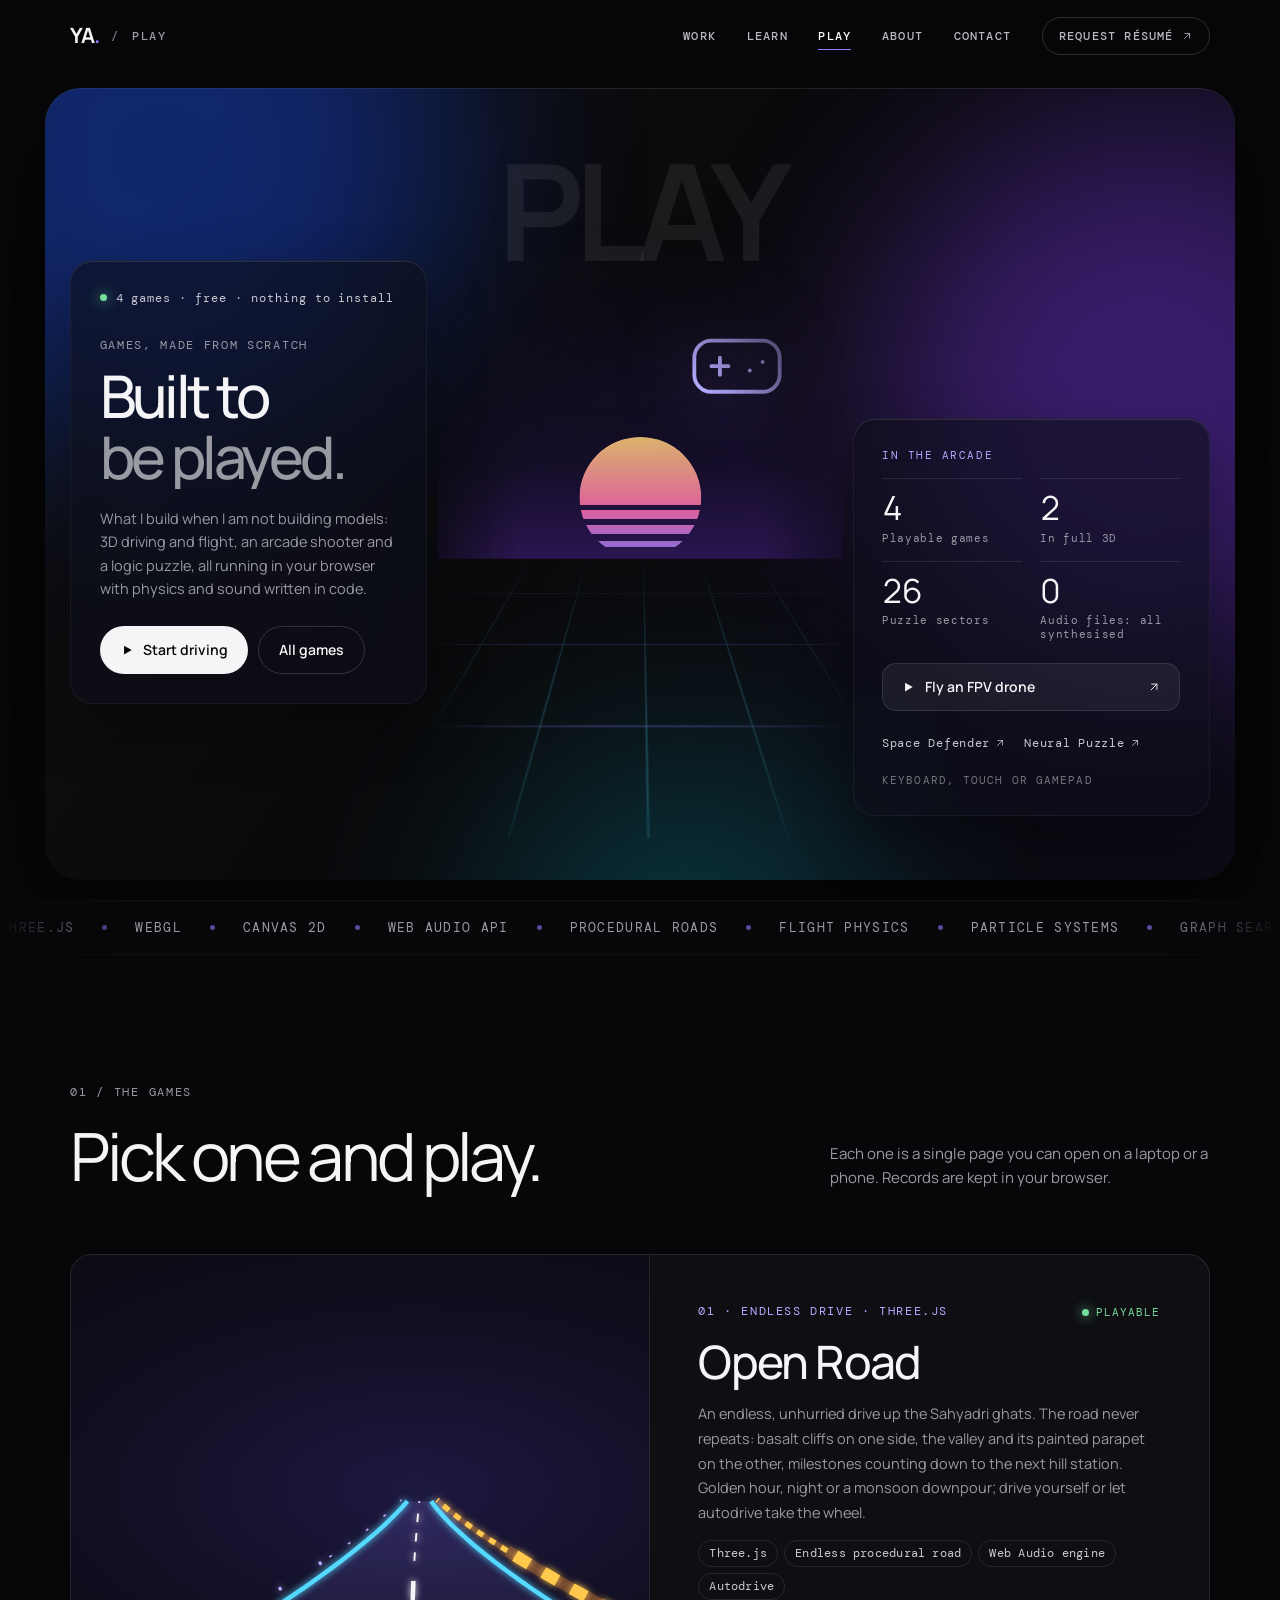
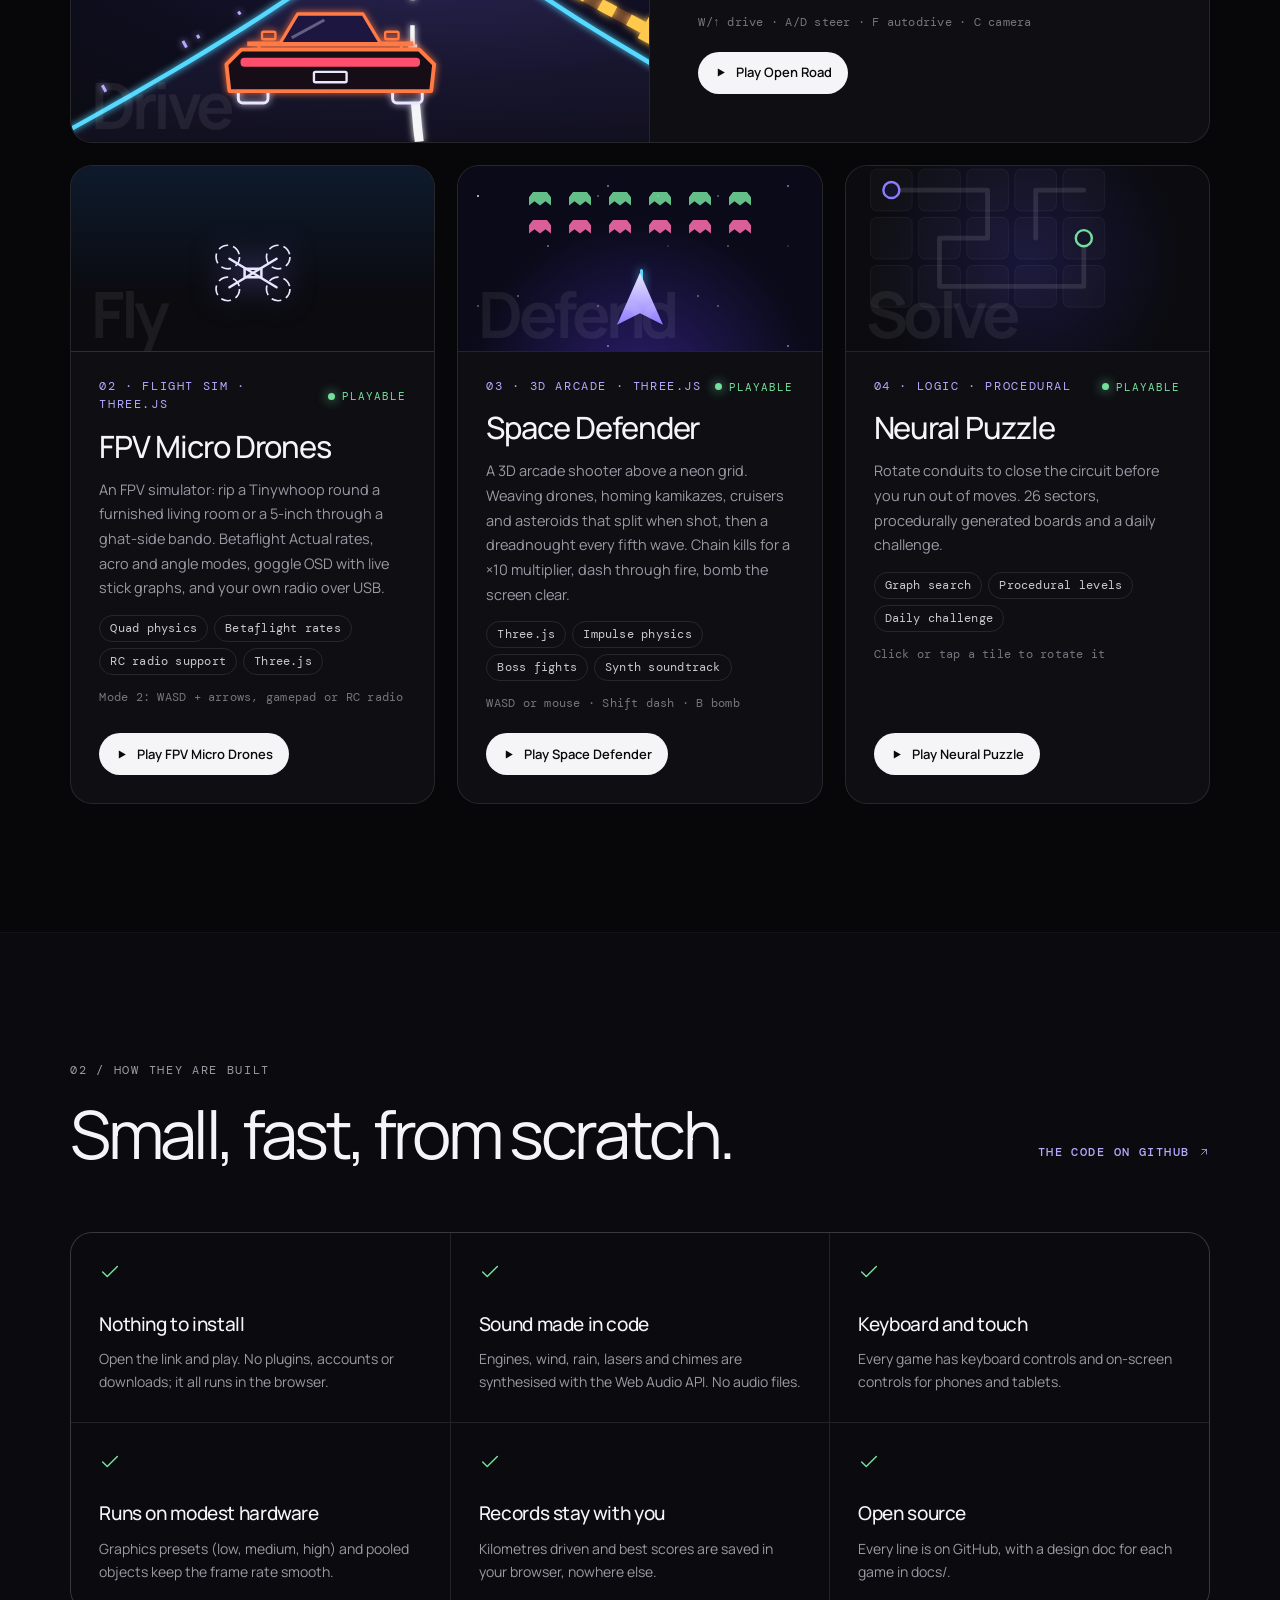
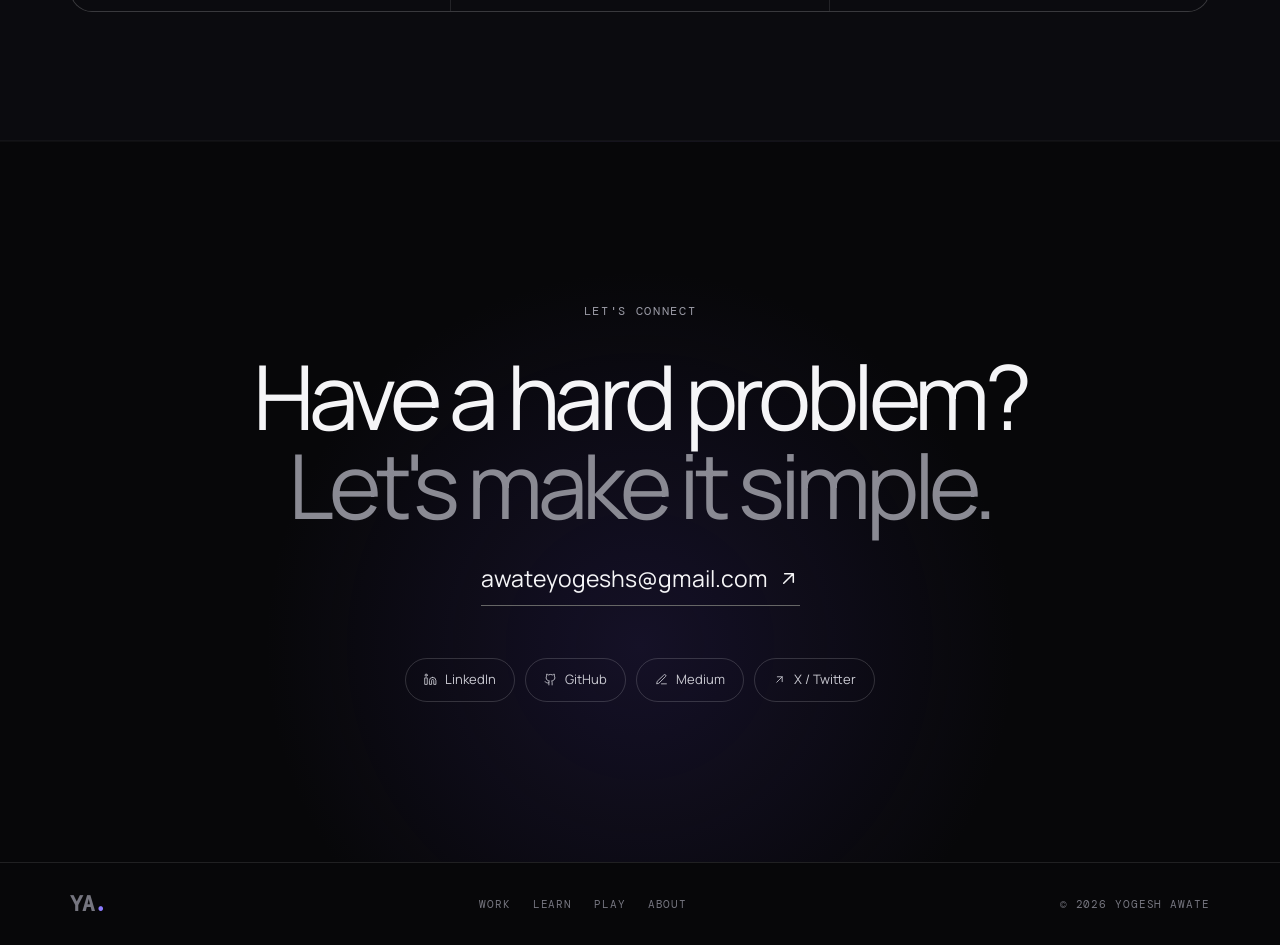
<file: index.html>
<!doctype html>
<html lang="en">
<head>
<meta charset="utf-8">
<meta name="viewport" content="width=device-width, initial-scale=1">
<meta name="theme-color" content="#070709">
<title>Play · Yogesh Awate</title>
<meta name="description" content="Browser games built from scratch by Yogesh Awate: a Western Ghats drive, an FPV drone simulator, an arcade shooter and a circuit puzzle.">
<meta property="og:title" content="Play · Yogesh Awate">
<meta property="og:description" content="Four browser games built from scratch. No installs, keyboard or touch.">
<meta property="og:type" content="website">
<meta property="og:image" content="https://yogesh660.github.io/assets/yogesh-suit-cutout.webp">
<link rel="preconnect" href="https://fonts.googleapis.com">
<link rel="preconnect" href="https://fonts.gstatic.com" crossorigin>
<link href="https://fonts.googleapis.com/css2?family=DM+Mono:wght@400;500&family=Manrope:wght@300;400;500;600;700&display=swap" rel="stylesheet">
<link rel="stylesheet" href="assets/site.css?v=2">
<link rel="stylesheet" href="assets/games.css?v=4">
<script>document.documentElement.classList.add('js')</script>
</head>
<body class="page-play">
<a class="skip" href="#main">Skip to content</a>

<!-- Same five links as the portfolio and the Learn hub, so the three read as one site. -->
<nav id="nav">
  <div class="brand"><a class="mark" href="/" aria-label="Yogesh Awate, home">YA<span>.</span></a><a class="brand-sub" href="./">Play</a></div>
  <div class="navlinks" id="navlinks">
    <a href="/work/">Work</a>
    <a href="/ml-model-zoo/">Learn</a>
    <a href="./" class="active" aria-current="page">Play</a>
    <a href="/about/">About</a>
    <a href="#contact">Contact</a>
    <a class="pill" href="mailto:awateyogeshs@gmail.com?subject=R%C3%A9sum%C3%A9%20request">Request résumé <svg class="i" viewBox="0 0 24 24" fill="none" stroke="currentColor" stroke-width="1.6" stroke-linecap="round" stroke-linejoin="round" aria-hidden="true"><path d="M7 17 17 7M8 7h9v9"/></svg></a>
  </div>
  <button class="menu" id="menu" aria-label="Open menu" aria-expanded="false" aria-controls="navlinks"><svg class="i" viewBox="0 0 24 24" fill="none" stroke="currentColor" stroke-width="1.6" stroke-linecap="round" stroke-linejoin="round" aria-hidden="true"><path d="M4 7h16M4 12h16M4 17h16"/></svg></button>
</nav>

<main id="main">
<header class="hero play-hero">
  <div class="hero-stage" aria-hidden="true"><i></i><i></i><i></i></div>

  <div class="hero-card hero-intro">
    <p class="availability rise" style="--d:1"><i></i>4 games · free · nothing to install</p>
    <p class="kicker rise" style="--d:2">Games, made from scratch</p>
    <h1><span class="line"><span class="rise" style="--d:3">Built to</span></span><span class="line"><span class="rise dim" style="--d:4">be played.</span></span></h1>
    <p class="focus rise" style="--d:5">What I build when I am not building models: 3D driving and flight, an arcade shooter and a logic puzzle, all running in your browser with physics and sound written in code.</p>
    <div class="actions rise" style="--d:6">
      <a class="button light" href="games/open-road-racer/"><svg class="i" viewBox="0 0 24 24" fill="currentColor" aria-hidden="true"><path d="M7 4.5v15l13-7.5z"/></svg> Start driving</a>
      <a class="button ghost" href="#games">All games</a>
    </div>
  </div>

  <figure class="hero-visual" aria-hidden="true">
    <div class="hero-name">PLAY</div>
    <div class="arcade"><i class="sun"></i><i class="floor"></i><span class="pad"><svg class="i" viewBox="0 0 24 24" fill="none" stroke="currentColor" stroke-width="1.6" stroke-linecap="round" stroke-linejoin="round" aria-hidden="true"><path d="M6 12h4M8 10v4M15 13h.01M18 11h.01"/><rect x="2" y="6" width="20" height="12" rx="4"/></svg></span></div>
  </figure>

  <aside class="hero-card hero-side rise" style="--d:7">
    <small>In the arcade</small>
    <div class="hero-stats">
      <div><strong data-count="4">4</strong><span>Playable games</span></div>
      <div><strong data-count="2">2</strong><span>In full 3D</span></div>
      <div><strong data-count="26">26</strong><span>Puzzle sectors</span></div>
      <div><strong>0</strong><span>Audio files: all synthesised</span></div>
    </div>
    <a class="side-cta" href="games/fpv-time-trial/"><svg class="i" viewBox="0 0 24 24" fill="currentColor" aria-hidden="true"><path d="M7 4.5v15l13-7.5z"/></svg> Fly an FPV drone <svg class="i" viewBox="0 0 24 24" fill="none" stroke="currentColor" stroke-width="1.6" stroke-linecap="round" stroke-linejoin="round" aria-hidden="true"><path d="M7 17 17 7M8 7h9v9"/></svg></a>
    <div class="quick-links">
      <a href="games/space-defender/">Space Defender <svg class="i" viewBox="0 0 24 24" fill="none" stroke="currentColor" stroke-width="1.6" stroke-linecap="round" stroke-linejoin="round" aria-hidden="true"><path d="M7 17 17 7M8 7h9v9"/></svg></a>
      <a href="games/neural-puzzle/">Neural Puzzle <svg class="i" viewBox="0 0 24 24" fill="none" stroke="currentColor" stroke-width="1.6" stroke-linecap="round" stroke-linejoin="round" aria-hidden="true"><path d="M7 17 17 7M8 7h9v9"/></svg></a>
    </div>
    <span class="where">Keyboard, touch or gamepad</span>
  </aside>
</header>

<div class="marquee" aria-hidden="true"><div class="track"><span>Three.js</span><i></i><span>WebGL</span><i></i><span>Canvas 2D</span><i></i><span>Web Audio API</span><i></i><span>Procedural roads</span><i></i><span>Flight physics</span><i></i><span>Particle systems</span><i></i><span>Graph search</span><i></i><span>Touch controls</span><i></i><span>localStorage records</span><i></i><span>Three.js</span><i></i><span>WebGL</span><i></i><span>Canvas 2D</span><i></i><span>Web Audio API</span><i></i><span>Procedural roads</span><i></i><span>Flight physics</span><i></i><span>Particle systems</span><i></i><span>Graph search</span><i></i><span>Touch controls</span><i></i><span>localStorage records</span><i></i></div></div>

<section class="section" id="games">
  <div class="head reveal">
    <div><span class="tag">01 / The games</span><h2>Pick one and play.</h2></div>
    <p>Each one is a single page you can open on a laptop or a phone. Records are kept in your browser.</p>
  </div>
  <div class="games">
      <article class="game wide spot reveal">
        <a class="art art-ghat" href="games/open-road-racer/" tabindex="-1" aria-hidden="true"><svg class="ghat neon" viewBox="0 0 640 328" preserveAspectRatio="xMidYMid slice" aria-hidden="true">
<defs>
<radialGradient id="or-bg" cx="56%" cy="48%" r="75%"><stop offset="0" stop-color="#1d1840"/><stop offset=".55" stop-color="#0e0d1c"/><stop offset="1" stop-color="#0b0b10"/></radialGradient>
<linearGradient id="or-road" x1="0" y1="0" x2="0" y2="1"><stop offset="0" stop-color="#8c7cff" stop-opacity=".18"/><stop offset="1" stop-color="#8c7cff" stop-opacity=".04"/></linearGradient>
<filter id="or-glow" x="-30%" y="-30%" width="160%" height="160%"><feGaussianBlur stdDeviation="2.4" result="b"/><feMerge><feMergeNode in="b"/><feMergeNode in="SourceGraphic"/></feMerge></filter>
</defs>
<rect width="640" height="328" fill="url(#or-bg)"/>
<g filter="url(#or-glow)" fill="none" stroke-linejoin="round" stroke-linecap="round">
<circle class="sun-glow" cx="468" cy="128" r="30" stroke="#ff9a3c" stroke-width="3"/>
<path d="M0 150 L70 128 L130 142 L210 112 L290 140 L360 120 L430 146 L520 118 L600 140 L640 128" stroke="#8c7cff" stroke-width="2" opacity=".55"/>
<path class="ridge" d="M0 168 L90 146 L170 160 L250 138 L330 162 L410 150 L500 168 L580 146 L640 158" stroke="#b3abff" stroke-width="2.2"/>
<path d="M0 70 C120 98 250 144 352 166" stroke="#74df9b" stroke-width="2.2" opacity=".85"/>
<path d="M0 130 C110 150 230 168 340 170" stroke="#74df9b" stroke-width="1.4" opacity=".35"/>
</g>
<path d="M110.0 328.0 L124.8 319.8 L139.3 311.7 L153.5 303.7 L167.2 295.9 L180.6 288.1 L193.7 280.5 L206.3 273.0 L218.5 265.6 L230.3 258.3 L241.7 251.1 L252.7 244.1 L263.2 237.2 L273.3 230.5 L283.0 223.9 L292.1 217.4 L300.8 211.1 L309.0 204.9 L316.7 198.9 L323.9 193.0 L330.6 187.3 L336.8 181.7 L342.4 176.3 L347.5 171.1 L352.0 166.0 L368.0 166.0 L371.5 170.6 L375.5 175.3 L380.1 180.2 L385.2 185.2 L390.9 190.4 L397.1 195.8 L403.9 201.4 L411.2 207.1 L419.1 213.0 L427.6 219.2 L436.6 225.5 L446.2 232.0 L456.5 238.7 L467.3 245.7 L478.8 252.8 L490.8 260.2 L503.5 267.8 L516.8 275.7 L530.7 283.8 L545.3 292.1 L560.5 300.7 L576.3 309.5 L592.8 318.6 L610.0 328.0 Z" fill="url(#or-road)"/>
<g filter="url(#or-glow)" fill="none">
<path d="M110.0 328.0 L124.8 319.8 L139.3 311.7 L153.5 303.7 L167.2 295.9 L180.6 288.1 L193.7 280.5 L206.3 273.0 L218.5 265.6 L230.3 258.3 L241.7 251.1 L252.7 244.1 L263.2 237.2 L273.3 230.5 L283.0 223.9 L292.1 217.4 L300.8 211.1 L309.0 204.9 L316.7 198.9 L323.9 193.0 L330.6 187.3 L336.8 181.7 L342.4 176.3 L347.5 171.1 L352.0 166.0" stroke="#56d9ff" stroke-width="3"/>
<path d="M610.0 328.0 L592.8 318.6 L576.3 309.5 L560.5 300.7 L545.3 292.1 L530.7 283.8 L516.8 275.7 L503.5 267.8 L490.8 260.2 L478.8 252.8 L467.3 245.7 L456.5 238.7 L446.2 232.0 L436.6 225.5 L427.6 219.2 L419.1 213.0 L411.2 207.1 L403.9 201.4 L397.1 195.8 L390.9 190.4 L385.2 185.2 L380.1 180.2 L375.5 175.3 L371.5 170.6 L368.0 166.0" stroke="#56d9ff" stroke-width="3"/>
<path class="dash" d="M360.0 328.0 L359.3 322.3 L358.7 316.6 L358.2 310.9 L357.7 305.3 L357.2 299.8 L356.8 294.3 L356.5 288.9 L356.2 283.5 L356.0 278.2 L355.8 273.0 L355.6 267.8 L355.5 262.6" style="--w:6.0px;--g:26.0;--dur:0.90s"/><path class="dash" d="M355.5 262.6 L355.4 257.6 L355.4 252.6 L355.4 247.6 L355.4 242.7 L355.5 237.9 L355.6 233.2 L355.7 228.5 L355.9 223.9 L356.0 219.4 L356.3 214.9 L356.5 210.5 L356.7 206.2" style="--w:3.0px;--g:13.0;--dur:1.15s"/><path class="dash" d="M356.7 206.2 L356.9 202.5 L357.2 198.9 L357.4 195.4 L357.7 191.9 L358.0 188.4 L358.2 185.1 L358.5 181.7 L358.8 178.5 L359.1 175.3 L359.4 172.1 L359.7 169.0 L360.0 166.0" style="--w:1.3px;--g:5.7;--dur:1.53s"/><path class="post" d="M92.0 322.0 L102.8 316.3 L113.4 310.6 L123.8 305.0 L134.1 299.5 L144.3 294.0 L154.2 288.6 L164.0 283.3 L173.6 278.1 L183.0 272.9 L192.2 267.8 L201.2 262.8 L210.1 257.8" style="--w:5.0px;--g:60.0;--dur:0.90s"/><path class="post" d="M210.1 257.8 L218.7 252.9 L227.1 248.1 L235.3 243.3 L243.4 238.6 L251.2 234.0 L258.7 229.5 L266.1 225.0 L273.2 220.6 L280.1 216.3 L286.8 212.0 L293.2 207.8 L299.4 203.6" style="--w:2.5px;--g:30.0;--dur:1.15s"/><path class="post" d="M299.4 203.6 L304.5 200.1 L309.4 196.7 L314.1 193.3 L318.7 190.0 L323.0 186.7 L327.2 183.4 L331.2 180.2 L334.9 177.1 L338.5 174.0 L341.9 170.9 L345.0 167.9 L348.0 165.0" style="--w:1.1px;--g:13.2;--dur:1.53s"/><path class="wall" d="M640.0 318.0 L627.9 311.8 L616.0 305.7 L604.4 299.7 L593.0 293.8 L581.8 288.1 L571.0 282.4 L560.3 276.9 L549.9 271.5 L539.8 266.3 L529.9 261.1 L520.3 256.0 L511.0 251.1" style="--w:16.0px"/><path class="paint" d="M640.0 318.0 L627.9 311.8 L616.0 305.7 L604.4 299.7 L593.0 293.8 L581.8 288.1 L571.0 282.4 L560.3 276.9 L549.9 271.5 L539.8 266.3 L529.9 261.1 L520.3 256.0 L511.0 251.1" style="--w:16.0px;--g:22.0;--dur:0.90s"/><path class="wall" d="M511.0 251.1 L501.9 246.2 L493.1 241.5 L484.5 236.9 L476.2 232.3 L468.1 227.9 L460.3 223.5 L452.8 219.3 L445.6 215.1 L438.6 211.1 L431.9 207.1 L425.5 203.2 L419.3 199.4" style="--w:8.0px"/><path class="paint" d="M511.0 251.1 L501.9 246.2 L493.1 241.5 L484.5 236.9 L476.2 232.3 L468.1 227.9 L460.3 223.5 L452.8 219.3 L445.6 215.1 L438.6 211.1 L431.9 207.1 L425.5 203.2 L419.3 199.4" style="--w:8.0px;--g:11.0;--dur:1.15s"/><path class="wall" d="M419.3 199.4 L414.2 196.2 L409.4 193.1 L404.7 190.1 L400.3 187.1 L396.0 184.1 L392.0 181.2 L388.1 178.4 L384.5 175.6 L381.0 172.9 L377.8 170.2 L374.8 167.6 L372.0 165.0" style="--w:3.5px"/><path class="paint" d="M419.3 199.4 L414.2 196.2 L409.4 193.1 L404.7 190.1 L400.3 187.1 L396.0 184.1 L392.0 181.2 L388.1 178.4 L384.5 175.6 L381.0 172.9 L377.8 170.2 L374.8 167.6 L372.0 165.0" style="--w:3.5px;--g:4.8;--dur:1.53s"/>
</g>
<g filter="url(#or-glow)"><g class="pass r" style="--delay:0s"><g class="tree" fill="none" stroke="#74df9b" stroke-width="2"><path d="M0 0 V-28"/><ellipse cx="0" cy="-34" rx="20" ry="8"/></g></g><g class="pass r" style="--delay:-1.4s"><g class="tree" fill="none" stroke="#74df9b" stroke-width="2"><path d="M0 0 V-28"/><ellipse cx="0" cy="-34" rx="20" ry="8"/></g></g><g class="pass r" style="--delay:-2.8s"><g class="tree" fill="none" stroke="#74df9b" stroke-width="2"><path d="M0 0 V-28"/><ellipse cx="0" cy="-34" rx="20" ry="8"/></g></g><g class="pass l" style="--delay:-0.7s"><g class="tree" fill="none" stroke="#74df9b" stroke-width="2"><path d="M0 0 V-28"/><ellipse cx="0" cy="-34" rx="20" ry="8"/></g></g><g class="pass l" style="--delay:-2.1s"><g class="tree" fill="none" stroke="#74df9b" stroke-width="2"><path d="M0 0 V-28"/><ellipse cx="0" cy="-34" rx="20" ry="8"/></g></g></g>
<g class="car" filter="url(#or-glow)" fill="none" stroke-linejoin="round">
<rect x="238" y="284" width="20" height="18" rx="3" stroke="#e9e6ff" stroke-width="2"/><rect x="342" y="284" width="20" height="18" rx="3" stroke="#e9e6ff" stroke-width="2"/>
<path d="M232 294 L368 294 L370 276 L360 266 L240 266 L230 276 Z" stroke="#ff7a45" stroke-width="2.6" fill="#140d14"/>
<path d="M244 262 L356 262" stroke="#ff7a45" stroke-width="3"/>
<path d="M252 262 V266 M348 262 V266" stroke="#ff7a45" stroke-width="2"/>
<path d="M266 262 L334 262 L322 242 L278 242 Z" stroke="#ff7a45" stroke-width="2.2" fill="#1d1840"/>
<path d="M274 258 L296 246" stroke="#e9e6ff" stroke-opacity=".35" stroke-width="2"/>
<rect x="254" y="254" width="9" height="5" rx="1" stroke="#ff7a45" stroke-width="1.6"/><rect x="337" y="254" width="9" height="5" rx="1" stroke="#ff7a45" stroke-width="1.6"/>
<rect class="tail-glow" x="240" y="272" width="120" height="5" rx="2" fill="#ff4d6d" stroke="#ff4d6d" stroke-width="1"/>
<rect x="289" y="281" width="22" height="7" rx="1" stroke="#e9e6ff" stroke-width="1.6"/>
</g>
</svg><span class="word">Drive</span></a>
        <div class="body">
          <div class="row"><small>01 · Endless drive · Three.js</small><span class="status live"><i></i>Playable</span></div>
          <h3>Open Road</h3>
          <p>An endless, unhurried drive up the Sahyadri ghats. The road never repeats: basalt cliffs on one side, the valley and its painted parapet on the other, milestones counting down to the next hill station. Golden hour, night or a monsoon downpour; drive yourself or let autodrive take the wheel.</p>
          <div class="chips"><span>Three.js</span><span>Endless procedural road</span><span>Web Audio engine</span><span>Autodrive</span></div>
          <p class="keys">W/↑ drive · A/D steer · F autodrive · C camera</p>
          <div class="links"><a class="button light small" href="games/open-road-racer/"><svg class="i" viewBox="0 0 24 24" fill="currentColor" aria-hidden="true"><path d="M7 4.5v15l13-7.5z"/></svg> Play Open Road</a></div>
        </div>
      </article>
      <article class="game spot reveal">
        <a class="art art-fpv" href="games/fpv-time-trial/" tabindex="-1" aria-hidden="true"><i class="gate"></i><i class="gate"></i><i class="gate"></i><svg class="drone" viewBox="0 0 100 70" aria-hidden="true"><path d="M22 18 78 52M78 18 22 52"/><path d="M40 30h20v10H40z"/>
<circle cx="20" cy="16" r="14"/><circle cx="80" cy="16" r="14"/><circle cx="20" cy="54" r="14"/><circle cx="80" cy="54" r="14"/></svg><span class="word">Fly</span></a>
        <div class="body">
          <div class="row"><small>02 · Flight sim · Three.js</small><span class="status live"><i></i>Playable</span></div>
          <h3>FPV Micro Drones</h3>
          <p>An FPV simulator: rip a Tinywhoop round a furnished living room or a 5-inch through a ghat-side bando. Betaflight Actual rates, acro and angle modes, goggle OSD with live stick graphs, and your own radio over USB.</p>
          <div class="chips"><span>Quad physics</span><span>Betaflight rates</span><span>RC radio support</span><span>Three.js</span></div>
          <p class="keys">Mode 2: WASD + arrows, gamepad or RC radio</p>
          <div class="links"><a class="button light small" href="games/fpv-time-trial/"><svg class="i" viewBox="0 0 24 24" fill="currentColor" aria-hidden="true"><path d="M7 4.5v15l13-7.5z"/></svg> Play FPV Micro Drones</a></div>
        </div>
      </article>
      <article class="game spot reveal">
        <a class="art art-space" href="games/space-defender/" tabindex="-1" aria-hidden="true"><i class="stars far"></i><i class="stars"></i><div class="invaders"><i></i><i></i><i></i><i></i><i></i><i></i><i></i><i></i><i></i><i></i><i></i><i></i></div><i class="shot-line"></i><i class="ship"></i><span class="word">Defend</span></a>
        <div class="body">
          <div class="row"><small>03 · 3D arcade · Three.js</small><span class="status live"><i></i>Playable</span></div>
          <h3>Space Defender</h3>
          <p>A 3D arcade shooter above a neon grid. Weaving drones, homing kamikazes, cruisers and asteroids that split when shot, then a dreadnought every fifth wave. Chain kills for a ×10 multiplier, dash through fire, bomb the screen clear.</p>
          <div class="chips"><span>Three.js</span><span>Impulse physics</span><span>Boss fights</span><span>Synth soundtrack</span></div>
          <p class="keys">WASD or mouse · Shift dash · B bomb</p>
          <div class="links"><a class="button light small" href="games/space-defender/"><svg class="i" viewBox="0 0 24 24" fill="currentColor" aria-hidden="true"><path d="M7 4.5v15l13-7.5z"/></svg> Play Space Defender</a></div>
        </div>
      </article>
      <article class="game spot reveal">
        <a class="art art-neural" href="games/neural-puzzle/" tabindex="-1" aria-hidden="true"><svg viewBox="0 0 300 180" aria-hidden="true"><rect class="tile" x="4" y="4" width="52" height="52" rx="8"/><rect class="tile" x="64" y="4" width="52" height="52" rx="8"/><rect class="tile" x="124" y="4" width="52" height="52" rx="8"/><rect class="tile" x="184" y="4" width="52" height="52" rx="8"/><rect class="tile" x="244" y="4" width="52" height="52" rx="8"/><rect class="tile" x="4" y="64" width="52" height="52" rx="8"/><rect class="tile" x="64" y="64" width="52" height="52" rx="8"/><rect class="tile" x="124" y="64" width="52" height="52" rx="8"/><rect class="tile" x="184" y="64" width="52" height="52" rx="8"/><rect class="tile" x="244" y="64" width="52" height="52" rx="8"/><rect class="tile" x="4" y="124" width="52" height="52" rx="8"/><rect class="tile" x="64" y="124" width="52" height="52" rx="8"/><rect class="tile" x="124" y="124" width="52" height="52" rx="8"/><rect class="tile" x="184" y="124" width="52" height="52" rx="8"/><rect class="tile" x="244" y="124" width="52" height="52" rx="8"/>
<path class="wire" d="M30 30 H150 V90 H90 V150 H270 V90"/>
<path class="wire" d="M210 30 H270 M210 30 V90"/>
<path class="current" pathLength="100" d="M30 30 H150 V90 H90 V150 H270 V90"/>
<circle class="node" cx="30" cy="30" r="10"/><circle class="node end" cx="270" cy="90" r="10"/></svg><span class="word">Solve</span></a>
        <div class="body">
          <div class="row"><small>04 · Logic · procedural</small><span class="status live"><i></i>Playable</span></div>
          <h3>Neural Puzzle</h3>
          <p>Rotate conduits to close the circuit before you run out of moves. 26 sectors, procedurally generated boards and a daily challenge.</p>
          <div class="chips"><span>Graph search</span><span>Procedural levels</span><span>Daily challenge</span></div>
          <p class="keys">Click or tap a tile to rotate it</p>
          <div class="links"><a class="button light small" href="games/neural-puzzle/"><svg class="i" viewBox="0 0 24 24" fill="currentColor" aria-hidden="true"><path d="M7 4.5v15l13-7.5z"/></svg> Play Neural Puzzle</a></div>
        </div>
      </article>
  </div>
</section>

<section class="section band">
  <div class="inner">
    <div class="head reveal">
      <div><span class="tag">02 / How they are built</span><h2>Small, fast, from scratch.</h2></div>
      <a class="text-link" href="https://github.com/yogesh660/featured-games" target="_blank" rel="noopener">The code on GitHub <svg class="i" viewBox="0 0 24 24" fill="none" stroke="currentColor" stroke-width="1.6" stroke-linecap="round" stroke-linejoin="round" aria-hidden="true"><path d="M7 17 17 7M8 7h9v9"/></svg></a>
    </div>
    <div class="standards"><div class="standard reveal"><svg class="i" viewBox="0 0 24 24" fill="none" stroke="currentColor" stroke-width="1.6" stroke-linecap="round" stroke-linejoin="round" aria-hidden="true"><path d="M20 6 9 17l-5-5"/></svg><h3>Nothing to install</h3><p>Open the link and play. No plugins, accounts or downloads; it all runs in the browser.</p></div><div class="standard reveal"><svg class="i" viewBox="0 0 24 24" fill="none" stroke="currentColor" stroke-width="1.6" stroke-linecap="round" stroke-linejoin="round" aria-hidden="true"><path d="M20 6 9 17l-5-5"/></svg><h3>Sound made in code</h3><p>Engines, wind, rain, lasers and chimes are synthesised with the Web Audio API. No audio files.</p></div><div class="standard reveal"><svg class="i" viewBox="0 0 24 24" fill="none" stroke="currentColor" stroke-width="1.6" stroke-linecap="round" stroke-linejoin="round" aria-hidden="true"><path d="M20 6 9 17l-5-5"/></svg><h3>Keyboard and touch</h3><p>Every game has keyboard controls and on-screen controls for phones and tablets.</p></div><div class="standard reveal"><svg class="i" viewBox="0 0 24 24" fill="none" stroke="currentColor" stroke-width="1.6" stroke-linecap="round" stroke-linejoin="round" aria-hidden="true"><path d="M20 6 9 17l-5-5"/></svg><h3>Runs on modest hardware</h3><p>Graphics presets (low, medium, high) and pooled objects keep the frame rate smooth.</p></div><div class="standard reveal"><svg class="i" viewBox="0 0 24 24" fill="none" stroke="currentColor" stroke-width="1.6" stroke-linecap="round" stroke-linejoin="round" aria-hidden="true"><path d="M20 6 9 17l-5-5"/></svg><h3>Records stay with you</h3><p>Kilometres driven and best scores are saved in your browser, nowhere else.</p></div><div class="standard reveal"><svg class="i" viewBox="0 0 24 24" fill="none" stroke="currentColor" stroke-width="1.6" stroke-linecap="round" stroke-linejoin="round" aria-hidden="true"><path d="M20 6 9 17l-5-5"/></svg><h3>Open source</h3><p>Every line is on GitHub, with a design doc for each game in docs/.</p></div></div>
  </div>
</section>
</main>

<section id="contact" class="contact">
  <span class="tag reveal">Let's connect</span>
  <h2 class="reveal">Have a hard problem?<br><span>Let's make it simple.</span></h2>
  <a class="email reveal" href="mailto:awateyogeshs@gmail.com">awateyogeshs@gmail.com <svg class="i" viewBox="0 0 24 24" fill="none" stroke="currentColor" stroke-width="1.6" stroke-linecap="round" stroke-linejoin="round" aria-hidden="true"><path d="M7 17 17 7M8 7h9v9"/></svg></a>
  <div class="socials reveal">
    <a href="https://www.linkedin.com/in/yogesh-s-awate/" target="_blank" rel="noopener"><svg class="i" viewBox="0 0 24 24" fill="none" stroke="currentColor" stroke-width="1.6" stroke-linecap="round" stroke-linejoin="round" aria-hidden="true"><path d="M16 8a6 6 0 0 1 6 6v7h-4v-7a2 2 0 0 0-4 0v7h-4v-7a6 6 0 0 1 6-6z"/><rect x="2" y="9" width="4" height="12"/><circle cx="4" cy="4" r="2"/></svg> LinkedIn</a>
    <a href="https://github.com/yogesh660" target="_blank" rel="noopener"><svg class="i" viewBox="0 0 24 24" fill="none" stroke="currentColor" stroke-width="1.6" stroke-linecap="round" stroke-linejoin="round" aria-hidden="true"><path d="M15 22v-4a4.8 4.8 0 0 0-1-3.5c3 0 6-2 6-5.5.1-1.2-.3-2.5-1-3.5.3-1.1.3-2.4 0-3.5 0 0-1 0-3 1.5a10.5 10.5 0 0 0-8 0C6 2 5 2 5 2c-.3 1.1-.3 2.4 0 3.5A5.4 5.4 0 0 0 4 9c0 3.5 3 5.5 6 5.5-.4.5-.7 1-.9 1.6-.2.6-.2 1.3-.1 1.9v4"/><path d="M9 18c-4.5 2-5-2-7-2"/></svg> GitHub</a>
    <a href="https://medium.com/@yogeshinawate" target="_blank" rel="noopener"><svg class="i" viewBox="0 0 24 24" fill="none" stroke="currentColor" stroke-width="1.6" stroke-linecap="round" stroke-linejoin="round" aria-hidden="true"><path d="M12 20h9"/><path d="M16.5 3.5a2.1 2.1 0 0 1 3 3L7 19l-4 1 1-4Z"/></svg> Medium</a>
    <a href="https://twitter.com/YogeshSAwate1" target="_blank" rel="noopener"><svg class="i" viewBox="0 0 24 24" fill="none" stroke="currentColor" stroke-width="1.6" stroke-linecap="round" stroke-linejoin="round" aria-hidden="true"><path d="M7 17 17 7M8 7h9v9"/></svg> X / Twitter</a>
  </div>
</section>

<footer>
  <a class="mark" href="/">YA<span>.</span></a>
  <div class="footlinks"><a href="/work/">Work</a><a href="/ml-model-zoo/">Learn</a><a href="./">Play</a><a href="/about/">About</a></div>
  <span>© 2026 YOGESH AWATE</span>
</footer>

<script src="assets/site.js?v=2" defer></script>
</body>
</html>
</file>
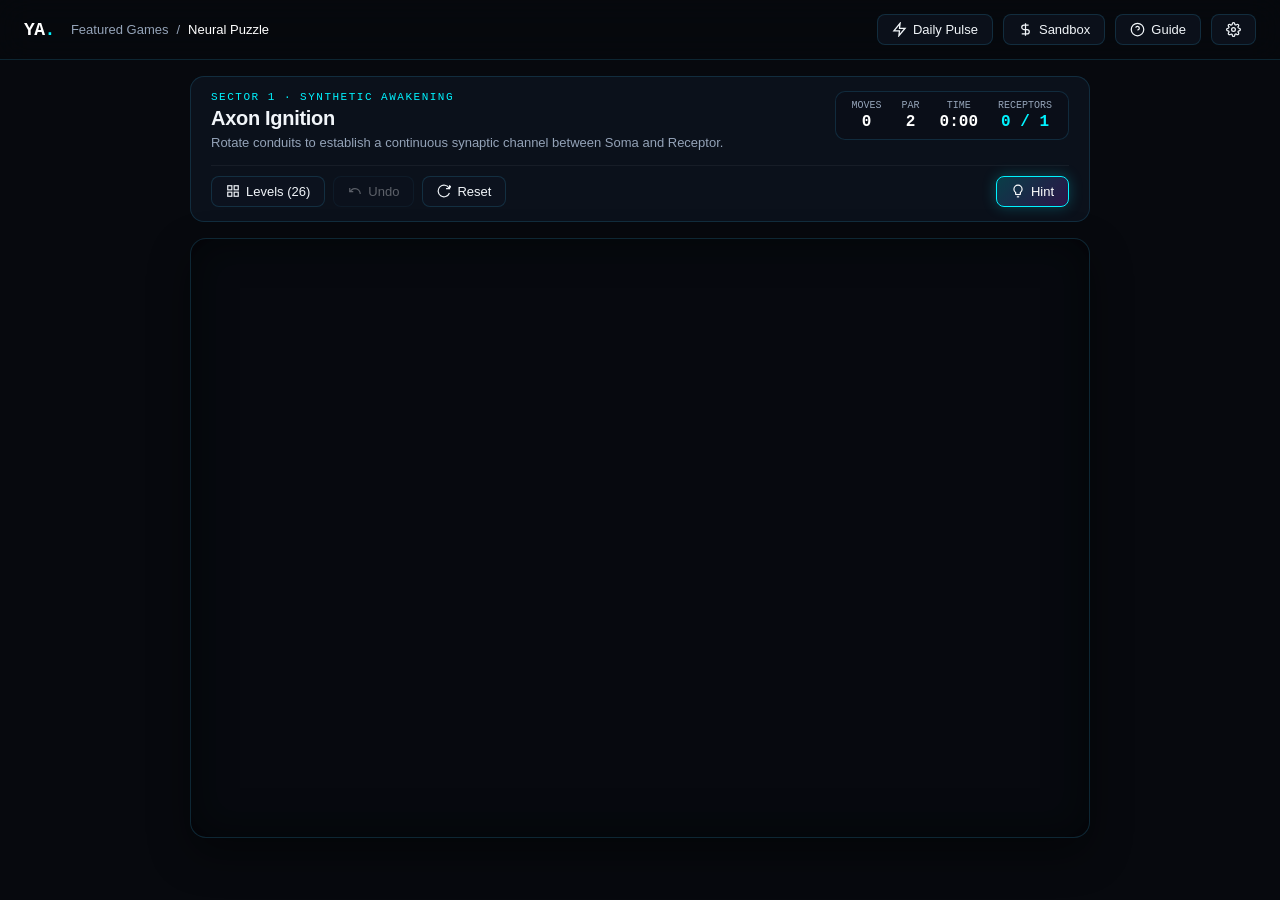
<file: games/neural-puzzle/index.html>
<!DOCTYPE html>
<html lang="en">
<head>
  <meta charset="UTF-8">
  <meta name="viewport" content="width=device-width, initial-scale=1.0">
  <meta name="theme-color" content="#07090e">
  <title>Neural Puzzle: Synaptic Relay — Featured Games</title>
  <meta name="description" content="A minimalist futuristic logic game about routing neural signals through a synthetic cortex. Complete circuits, trigger AND logic gates, and ignite synaptic receptors.">
  <link rel="stylesheet" href="css/neural-puzzle.css">
</head>
<body>

  <!-- Top Navigation Bar -->
  <header class="np-nav">
    <div class="np-nav-left">
      <a class="np-mark" href="../../index.html">YA<span>.</span></a>
      <div class="np-breadcrumb">
        <a href="../../index.html">Featured Games</a>
        <span>/</span>
        <span style="color: #fff; font-weight: 500;">Neural Puzzle</span>
      </div>
    </div>
    <div class="np-nav-right">
      <button class="np-btn" id="dailyBtn" title="Play Today's Synchronized Daily Puzzle">
        <svg width="15" height="15" viewBox="0 0 24 24" fill="none" stroke="currentColor" stroke-width="2"><path d="M13 2L3 14h9l-1 8 10-12h-9l1-8z"/></svg>
        Daily Pulse
      </button>
      <button class="np-btn" id="sandboxBtn" title="Generate Infinite Procedural Puzzles">
        <svg width="15" height="15" viewBox="0 0 24 24" fill="none" stroke="currentColor" stroke-width="2"><path d="M12 2v20M17 5H9.5a3.5 3.5 0 0 0 0 7h5a3.5 3.5 0 0 1 0 7H6"/></svg>
        Sandbox
      </button>
      <button class="np-btn" id="guideBtn" title="How to Play & Mechanics Guide">
        <svg width="15" height="15" viewBox="0 0 24 24" fill="none" stroke="currentColor" stroke-width="2"><circle cx="12" cy="12" r="10"/><path d="M9.09 9a3 3 0 0 1 5.83 1c0 2-3 3-3 3"/><line x1="12" y1="17" x2="12.01" y2="17"/></svg>
        Guide
      </button>
      <button class="np-btn" id="settingsBtn" title="Sound and Visual Settings">
        <svg width="15" height="15" viewBox="0 0 24 24" fill="none" stroke="currentColor" stroke-width="2"><circle cx="12" cy="12" r="3"/><path d="M19.4 15a1.65 1.65 0 0 0 .33 1.82l.06.06a2 2 0 0 1 0 2.83 2 2 0 0 1-2.83 0l-.06-.06a1.65 1.65 0 0 0-1.82-.33 1.65 1.65 0 0 0-1 1.51V21a2 2 0 0 1-2 2 2 2 0 0 1-2-2v-.09A1.65 1.65 0 0 0 9 19.4a1.65 1.65 0 0 0-1.82.33l-.06.06a2 2 0 0 1-2.83 0 2 2 0 0 1 0-2.83l.06-.06a1.65 1.65 0 0 0 .33-1.82 1.65 1.65 0 0 0-1.51-1H3a2 2 0 0 1-2-2 2 2 0 0 1 2-2h.09A1.65 1.65 0 0 0 4.6 9a1.65 1.65 0 0 0-.33-1.82l-.06-.06a2 2 0 0 1 0-2.83 2 2 0 0 1 2.83 0l.06.06a1.65 1.65 0 0 0 1.82.33H9a1.65 1.65 0 0 0 1-1.51V3a2 2 0 0 1 2-2 2 2 0 0 1 2 2v.09a1.65 1.65 0 0 0 1 1.51 1.65 1.65 0 0 0 1.82-.33l.06-.06a2 2 0 0 1 2.83 0 2 2 0 0 1 0 2.83l-.06.06a1.65 1.65 0 0 0-.33 1.82V9a1.65 1.65 0 0 0 1.51 1H21a2 2 0 0 1 2 2 2 2 0 0 1-2 2h-.09a1.65 1.65 0 0 0-1.51 1z"/></svg>
      </button>
    </div>
  </header>

  <!-- Main Game Layout -->
  <main class="np-main">
    
    <!-- HUD Panel -->
    <section class="np-hud">
      <div class="np-hud-top">
        <div class="np-level-info">
          <span class="np-kicker" id="hudSectorKicker">Sector 1 · Synthetic Awakening</span>
          <h1 class="np-level-title" id="hudLevelTitle">Axon Ignition</h1>
          <p class="np-level-desc" id="hudLevelDesc">Rotate conduits to establish a continuous synaptic channel between Soma and Receptor.</p>
        </div>

        <div class="np-stats-row">
          <div class="np-stat-item">
            <span class="np-stat-label">Moves</span>
            <span class="np-stat-value" id="hudMoves">0</span>
          </div>
          <div class="np-stat-item">
            <span class="np-stat-label">Par</span>
            <span class="np-stat-value" id="hudPar">2</span>
          </div>
          <div class="np-stat-item">
            <span class="np-stat-label">Time</span>
            <span class="np-stat-value" id="hudTimer">0:00</span>
          </div>
          <div class="np-stat-item">
            <span class="np-stat-label">Receptors</span>
            <span class="np-stat-value" id="hudTargets" style="color: var(--neon-cyan);">0 / 1</span>
          </div>
        </div>
      </div>

      <!-- Action Controls -->
      <div class="np-hud-controls">
        <div class="np-controls-left">
          <button class="np-btn" id="levelsBtn">
            <svg width="14" height="14" viewBox="0 0 24 24" fill="none" stroke="currentColor" stroke-width="2"><rect x="3" y="3" width="7" height="7"/><rect x="14" y="3" width="7" height="7"/><rect x="14" y="14" width="7" height="7"/><rect x="3" y="14" width="7" height="7"/></svg>
            Levels (26)
          </button>
          <button class="np-btn" id="undoBtn" title="Undo last rotation (U or Ctrl+Z)" disabled>
            <svg width="14" height="14" viewBox="0 0 24 24" fill="none" stroke="currentColor" stroke-width="2"><path d="M3 7v6h6"/><path d="M21 17a9 9 0 0 0-9-9 9 9 0 0 0-6 2.3L3 13"/></svg>
            Undo
          </button>
          <button class="np-btn" id="resetBtn" title="Reset puzzle to initial state (R)">
            <svg width="14" height="14" viewBox="0 0 24 24" fill="none" stroke="currentColor" stroke-width="2"><path d="M21.5 2v6h-6M21.34 15.57a10 10 0 1 1-.57-8.38l5.67-5.67"/></svg>
            Reset
          </button>
        </div>

        <div class="np-controls-right">
          <button class="np-btn np-btn-primary" id="hintBtn" title="Reveal the next critical misaligned tile (H)">
            <svg width="14" height="14" viewBox="0 0 24 24" fill="none" stroke="currentColor" stroke-width="2"><path d="M9 18h6"/><path d="M10 22h4"/><path d="M12 2a7 7 0 0 0-7 7c0 2.38 1.19 4.47 3 5.74V17a1 1 0 0 0 1 1h6a1 1 0 0 0 1-1v-2.26c1.81-1.27 3-3.36 3-5.74a7 7 0 0 0-7-7z"/></svg>
            Hint
          </button>
        </div>
      </div>
    </section>

    <!-- Canvas Stage -->
    <div class="np-canvas-container">
      <canvas id="neuralCanvas"></canvas>
      <div class="np-toast" id="hintToast">Hint message appears here</div>
    </div>

  </main>

  <!-- Level Select Modal -->
  <div class="np-modal-overlay" id="levelsModal">
    <div class="np-modal">
      <div class="np-modal-header">
        <h2 class="np-modal-title">Cortex Level Database (26 Levels)</h2>
        <button class="np-modal-close" onclick="document.getElementById('levelsModal').classList.remove('active')">&times;</button>
      </div>
      <div class="np-modal-body" id="levelsGridContainer">
        <!-- Injected via JavaScript -->
      </div>
    </div>
  </div>

  <!-- Victory Win Modal -->
  <div class="np-modal-overlay" id="winModal">
    <div class="np-modal" style="max-width: 480px; text-align: center;">
      <div class="np-modal-header" style="justify-content: center; border-bottom: none; padding-top: 24px;">
        <h2 class="np-modal-title" style="font-size: 24px; color: var(--neon-cyan);">Synapse Synchronized!</h2>
      </div>
      <div class="np-modal-body">
        <p style="color: var(--text-muted); font-size: 14px;">All action potentials and target synaptic receptors are fully energized.</p>

        <div class="win-stars" id="winStars">★★★</div>

        <div class="win-stats-grid">
          <div class="win-stat-box">
            <div class="np-stat-label">Moves Taken</div>
            <div class="np-stat-value" id="winMoves">3</div>
          </div>
          <div class="win-stat-box">
            <div class="np-stat-label">Time Elapsed</div>
            <div class="np-stat-value" id="winTime">0:14</div>
          </div>
        </div>

        <div style="display: flex; gap: 12px; justify-content: center; margin-top: 10px;">
          <button class="np-btn" id="winReplayBtn">↺ Replay</button>
          <button class="np-btn np-btn-primary" id="winNextBtn">Next Level →</button>
        </div>
      </div>
    </div>
  </div>

  <!-- Infinite Sandbox Modal -->
  <div class="np-modal-overlay" id="sandboxModal">
    <div class="np-modal" style="max-width: 520px;">
      <div class="np-modal-header">
        <h2 class="np-modal-title">Infinite Neural Matrix Sandbox</h2>
        <button class="np-modal-close" onclick="document.getElementById('sandboxModal').classList.remove('active')">&times;</button>
      </div>
      <div class="np-modal-body">
        <p style="color: var(--text-muted); font-size: 13px;">Generate procedural, guaranteed-solvable circuit puzzles on demand.</p>

        <div style="display: flex; flex-direction: column; gap: 8px;">
          <label class="np-stat-label">Grid Dimensions</label>
          <div style="display: flex; gap: 8px;">
            <button class="np-btn size-opt" data-size="3">3 x 3</button>
            <button class="np-btn size-opt" data-size="4">4 x 4</button>
            <button class="np-btn size-opt np-btn-primary" data-size="5">5 x 5</button>
            <button class="np-btn size-opt" data-size="6">6 x 6</button>
            <button class="np-btn size-opt" data-size="7">7 x 7</button>
          </div>
        </div>

        <div style="display: flex; flex-direction: column; gap: 8px;">
          <label class="np-stat-label">Complexity Level</label>
          <div style="display: flex; gap: 8px;">
            <button class="np-btn diff-opt" data-diff="casual">Casual</button>
            <button class="np-btn diff-opt np-btn-primary" data-diff="medium">Adept</button>
            <button class="np-btn diff-opt" data-diff="expert">Master</button>
          </div>
        </div>

        <button class="np-btn np-btn-primary" id="genSandboxBtn" style="justify-content: center; padding: 12px; margin-top: 8px;">
          ⚡ Generate Neural Network
        </button>
      </div>
    </div>
  </div>

  <!-- Settings Modal -->
  <div class="np-modal-overlay" id="settingsModal">
    <div class="np-modal" style="max-width: 520px;">
      <div class="np-modal-header">
        <h2 class="np-modal-title">Neural Settings & Visual Themes</h2>
        <button class="np-modal-close" onclick="document.getElementById('settingsModal').classList.remove('active')">&times;</button>
      </div>
      <div class="np-modal-body">
        <div style="display: flex; flex-direction: column; gap: 8px;">
          <label class="np-stat-label">Visual Theme</label>
          <div class="theme-options-grid">
            <div class="theme-card" data-theme="cyber">
              <span>Cyber Cortex</span>
              <span style="display:flex; gap:4px;"><span style="width:10px;height:10px;border-radius:50%;background:#00f3ff;"></span><span style="width:10px;height:10px;border-radius:50%;background:#ec4899;"></span></span>
            </div>
            <div class="theme-card" data-theme="bio">
              <span>Bio-Cortex</span>
              <span style="display:flex; gap:4px;"><span style="width:10px;height:10px;border-radius:50%;background:#10b981;"></span><span style="width:10px;height:10px;border-radius:50%;background:#f59e0b;"></span></span>
            </div>
            <div class="theme-card" data-theme="quantum">
              <span>Quantum Lattice</span>
              <span style="display:flex; gap:4px;"><span style="width:10px;height:10px;border-radius:50%;background:#38bdf8;"></span><span style="width:10px;height:10px;border-radius:50%;background:#ffffff;"></span></span>
            </div>
            <div class="theme-card" data-theme="solar">
              <span>Solar Synapse</span>
              <span style="display:flex; gap:4px;"><span style="width:10px;height:10px;border-radius:50%;background:#f59e0b;"></span><span style="width:10px;height:10px;border-radius:50%;background:#ef4444;"></span></span>
            </div>
          </div>
        </div>

        <div style="display: flex; flex-direction: column; gap: 8px; margin-top: 12px;">
          <label class="np-stat-label">Web Audio Synthesizer</label>
          <div style="display: flex; align-items: center; justify-content: space-between;">
            <span>Mute Sound</span>
            <input type="checkbox" id="muteToggle" style="cursor: pointer; transform: scale(1.3);">
          </div>
        </div>
      </div>
    </div>
  </div>

  <!-- How to Play Guide Modal -->
  <div class="np-modal-overlay" id="guideModal">
    <div class="np-modal">
      <div class="np-modal-header">
        <h2 class="np-modal-title">Neural Architecture Handbook</h2>
        <button class="np-modal-close" onclick="document.getElementById('guideModal').classList.remove('active')">&times;</button>
      </div>
      <div class="np-modal-body" style="font-size: 14px; line-height: 1.6; color: #cbd5e1;">
        <h3 style="color: var(--neon-cyan); margin-bottom: 4px;">Objective</h3>
        <p>Rotate the neural conduits to establish continuous pathways from <strong>Action Potential Somata (Sources)</strong> to all <strong>Synaptic Receptors (Targets)</strong>.</p>

        <h3 style="color: var(--neon-cyan); margin-top: 14px; margin-bottom: 4px;">Controls</h3>
        <ul style="margin-left: 20px; display: flex; flex-direction: column; gap: 6px;">
          <li><strong>Left-Click / Tap:</strong> Rotate tile 90° clockwise.</li>
          <li><strong>Right-Click:</strong> Rotate tile 90° counter-clockwise.</li>
          <li><strong>WASD / Arrow Keys:</strong> Move grid selection cursor.</li>
          <li><strong>Space / Enter:</strong> Rotate selected tile.</li>
          <li><strong>U / Ctrl+Z:</strong> Undo last turn.</li>
          <li><strong>R:</strong> Reset puzzle.</li>
          <li><strong>H:</strong> Intelligent Hint.</li>
        </ul>

        <h3 style="color: var(--neon-cyan); margin-top: 14px; margin-bottom: 4px;">Synaptic Components</h3>
        <ul style="margin-left: 20px; display: flex; flex-direction: column; gap: 6px;">
          <li><strong>Quantum Bridge:</strong> Transmits two signals right across each other without collision.</li>
          <li><strong>Logic AND Gate (&):</strong> Only fires an output signal once TWO incoming active signals cross its threshold simultaneously!</li>
          <li><strong>Frequency Transmuter:</strong> Shifts the signal frequency (e.g. from Cyan to Magenta) to satisfy multi-channel receptors.</li>
        </ul>
      </div>
    </div>
  </div>

  <!-- Scripts -->
  <script src="js/audio.js"></script>
  <script src="js/simulator.js"></script>
  <script src="js/levels.js"></script>
  <script src="js/generator.js"></script>
  <script src="js/renderer.js"></script>
  <script src="js/game.js"></script>

  <script>
    window.addEventListener('DOMContentLoaded', () => {
      window.game = new NeuralGame();

      // Hook up sandbox modal selectors
      let selectedSandboxSize = 5;
      let selectedSandboxDiff = 'medium';

      document.querySelectorAll('.size-opt').forEach(btn => {
        btn.addEventListener('click', () => {
          document.querySelectorAll('.size-opt').forEach(b => b.classList.remove('np-btn-primary'));
          btn.classList.add('np-btn-primary');
          selectedSandboxSize = parseInt(btn.dataset.size, 10);
        });
      });

      document.querySelectorAll('.diff-opt').forEach(btn => {
        btn.addEventListener('click', () => {
          document.querySelectorAll('.diff-opt').forEach(b => b.classList.remove('np-btn-primary'));
          btn.classList.add('np-btn-primary');
          selectedSandboxDiff = btn.dataset.diff;
        });
      });

      document.getElementById('genSandboxBtn').addEventListener('click', () => {
        window.game.generateCustomSandbox(selectedSandboxSize, selectedSandboxDiff);
      });

      // Hook up theme buttons in settings
      document.querySelectorAll('.theme-card').forEach(card => {
        card.addEventListener('click', () => {
          const themeId = card.dataset.theme;
          window.game.setTheme(themeId);
          document.getElementById('settingsModal').classList.remove('active');
        });
      });

      // Mute toggle
      const muteBox = document.getElementById('muteToggle');
      if (muteBox) {
        muteBox.checked = window.game.audio.muted;
        muteBox.addEventListener('change', () => {
          window.game.audio.setMuted(muteBox.checked);
          window.game.progress.muted = muteBox.checked;
          window.game.saveProgress();
        });
      }
    });
  </script>
</body>
</html>
</file>
<file: assets/site.css>
/* Portfolio. Near-black ground, Manrope + DM Mono, violet/cyan accents, glass panels.
   The case-study pages (/car-agent-harness/, /shelf-vlm/) use the same tokens. */

:root {
  --bg: #070709;
  --bg-2: #0b0b0f;
  --panel: #0e0e13;
  --glass: rgba(14, 16, 26, .62);
  --ink: #f5f5f7;
  --soft: #c9c9d1;
  --muted: #9a9aa5;
  --dim: #75757f;
  --line: rgba(255, 255, 255, .1);
  --line-2: rgba(255, 255, 255, .16);
  --violet: #8c7cff;
  --violet-2: #b3abff;
  --cyan: #56d9ff;
  --green: #74df9b;
  --mono: "DM Mono", ui-monospace, SFMono-Regular, Menlo, monospace;
  --sans: Manrope, system-ui, -apple-system, "Segoe UI", Arial, sans-serif;
  --pad-x: clamp(20px, 5.5vw, 88px);
  --max: 1240px;
  --radius: 22px;
  --ease: cubic-bezier(.2, .7, .2, 1);
}

* { box-sizing: border-box; }
html { scroll-behavior: smooth; scroll-padding-top: 80px; -webkit-text-size-adjust: 100%; }
body {
  margin: 0; background: var(--bg); color: var(--ink); font-family: var(--sans);
  font-size: 16px; line-height: 1.6; overflow-x: hidden; -webkit-font-smoothing: antialiased;
}
a { color: inherit; text-decoration: none; }
img { display: block; max-width: 100%; }
h1, h2, h3, h4, p { margin: 0; }
::selection { background: #8c7cff55; }
:focus-visible { outline: 2px solid var(--violet); outline-offset: 3px; border-radius: 6px; }
.i { width: 1em; height: 1em; flex: none; }
.dim { color: #9a9aa3; }

.skip { position: absolute; left: 12px; top: -60px; z-index: 100; background: var(--ink); color: var(--bg); padding: 10px 14px; border-radius: 10px; }
.skip:focus { top: 12px; }

.tag, small, .num, .period, .kicker {
  font-family: var(--mono); font-weight: 400; letter-spacing: .14em; text-transform: uppercase;
}
.tag { display: block; font-size: 12px; color: var(--muted); margin-bottom: 24px; }

/* ---------- page transitions (Chrome, Edge, Safari 18+; others just navigate) ---------- */
@view-transition { navigation: auto; }
::view-transition-old(root) { animation: .28s var(--ease) both page-out; }
::view-transition-new(root) { animation: .42s var(--ease) both page-in; }
::view-transition-group(*) { animation-duration: .45s; animation-timing-function: var(--ease); }
#nav { view-transition-name: nav; }
@keyframes page-out { to { opacity: 0; transform: translateY(-10px); } }
@keyframes page-in { from { opacity: 0; transform: translateY(14px); } }

/* ---------- entrance and reveal ---------- */
.js .rise { animation: rise .9s var(--ease) both; animation-delay: calc(var(--d, 0) * 80ms + 80ms); }
@keyframes rise { from { opacity: 0; transform: translateY(26px); filter: blur(6px); } }
.line { display: block; overflow: hidden; padding-bottom: .06em; }
.line > .rise { display: inline-block; animation-name: rise-line; }
@keyframes rise-line { from { opacity: 0; transform: translateY(105%); } }

.js .reveal { opacity: 0; transform: translateY(28px); transition: opacity .8s var(--ease), transform .8s var(--ease); transition-delay: calc(var(--stagger, 0) * 70ms); }
.js .reveal.in { opacity: 1; transform: none; }

/* cursor spotlight on cards; site.js sets --mx/--my */
.spot { position: relative; isolation: isolate; }
.spot::before {
  content: ""; position: absolute; inset: 0; z-index: -1; border-radius: inherit; opacity: 0; transition: opacity .35s;
  background: radial-gradient(420px circle at var(--mx, 50%) var(--my, 50%), #8c7cff1f, transparent 60%);
}
.spot:hover::before { opacity: 1; }

/* ---------- nav ---------- */
nav {
  position: fixed; z-index: 50; inset: 0 0 auto; height: 72px; padding: 0 var(--pad-x);
  display: flex; align-items: center; justify-content: space-between;
  border-bottom: 1px solid transparent; transition: background .35s, height .35s, border-color .35s;
}
nav.scrolled, nav.open { height: 62px; background: rgba(7, 7, 9, .8); backdrop-filter: blur(22px); -webkit-backdrop-filter: blur(22px); border-color: var(--line); }
.mark { font-size: 21px; font-weight: 700; letter-spacing: -1px; }
.mark span { color: var(--violet); }
/* "YA. / Learn" and "YA. / Play" on the hubs, which share this stylesheet */
.brand { display: flex; align-items: center; gap: 12px; }
.brand-sub { font: 500 12px var(--mono); letter-spacing: .14em; text-transform: uppercase; color: var(--muted); transition: color .2s; }
.brand-sub::before { content: "/"; margin-right: 12px; color: var(--dim); }
.brand-sub:hover { color: #fff; }
.navlinks { display: flex; align-items: center; gap: clamp(18px, 2.4vw, 34px); font: 500 12px var(--mono); letter-spacing: .1em; text-transform: uppercase; }
.navlinks > a { position: relative; color: #b8b8c0; transition: color .2s; padding: 6px 0; }
.navlinks > a:not(.pill)::after { content: ""; position: absolute; left: 0; right: 0; bottom: 0; height: 1px; background: var(--violet); transform: scaleX(0); transform-origin: right; transition: transform .35s var(--ease); }
.navlinks > a:hover, .navlinks > a.active { color: #fff; }
.navlinks > a:hover::after, .navlinks > a.active::after { transform: scaleX(1); transform-origin: left; }
.pill { display: inline-flex; align-items: center; gap: 7px; border: 1px solid var(--line-2); padding: 10px 16px !important; border-radius: 99px; transition: border-color .2s, background .2s !important; }
.pill:hover { border-color: #ffffff45; background: #ffffff08; }
.menu { display: none; width: 44px; height: 44px; place-items: center; background: none; border: 0; color: #fff; font-size: 24px; cursor: pointer; margin-right: -10px; }

/* ---------- buttons and links ---------- */
.button {
  display: inline-flex; align-items: center; justify-content: center; gap: 9px; min-height: 46px;
  padding: 12px 20px; border-radius: 99px; font-size: 14px; font-weight: 600; transition: transform .25s var(--ease), background .2s, border-color .2s;
}
.button:hover { transform: translateY(-2px); }
.button .i { transition: transform .25s var(--ease); }
.button:hover .i { transform: translate(2px, -2px); }
.button.light { background: var(--ink); color: #09090b; }
.button.ghost { border: 1px solid var(--line-2); color: var(--ink); }
.button.ghost:hover { border-color: #ffffff40; background: #ffffff08; }
.button.small { min-height: 42px; padding: 9px 16px; font-size: 13px; }
.text-link { display: inline-flex; align-items: center; gap: 8px; font: 500 12px var(--mono); letter-spacing: .12em; text-transform: uppercase; color: var(--violet-2); padding: 8px 0; white-space: nowrap; }
.text-link .i { transition: transform .25s var(--ease); }
.text-link:hover .i { transform: translate(3px, -3px); }

/* ---------- hero ---------- */
.hero {
  position: relative; isolation: isolate; overflow: hidden;
  min-height: min(100svh, 980px); padding: 112px var(--pad-x) 48px;
  display: grid; grid-template-columns: minmax(0, 1fr) minmax(0, 1.05fr) minmax(0, 1fr);
  grid-template-areas: "intro portrait side"; align-items: end; gap: clamp(16px, 2vw, 32px);
}
.hero-stage { position: absolute; z-index: -2; inset: 88px clamp(10px, 3.5vw, 56px) 20px; border-radius: 36px; overflow: hidden;
  background: linear-gradient(125deg, #ffffff0b, #ffffff03 45%, #7860ff0d); box-shadow: inset 0 1px 0 #ffffff17, 0 35px 100px #0008; }
.hero-stage i { position: absolute; border-radius: 50%; filter: blur(100px); opacity: .38; }
.hero-stage i:nth-child(1) { width: 46vw; height: 46vw; left: -14vw; top: -18vw; background: #144dff; animation: drift 14s ease-in-out infinite alternate; }
.hero-stage i:nth-child(2) { width: 42vw; height: 42vw; right: -14vw; top: 4vh; background: #833cff; animation: drift 17s ease-in-out infinite alternate-reverse; }
.hero-stage i:nth-child(3) { width: 30vw; height: 30vw; left: 35vw; bottom: -20vw; background: #00d5e8; opacity: .2; animation: drift 12s ease-in-out infinite alternate; }
@keyframes drift { to { transform: translate3d(4vw, 3vh, 0) scale(1.08); } }

.hero-name {
  position: absolute; z-index: -1; left: 50%; translate: -50% 0; top: 12%; text-align: center; white-space: nowrap; pointer-events: none; user-select: none;
  font-size: clamp(72px, 10.5vw, 168px); line-height: .8; font-weight: 700; letter-spacing: -.07em; color: #ffffff12;
}
.js .hero-name { animation: name-in 1.6s var(--ease) both .2s; }
@keyframes name-in { from { opacity: 0; letter-spacing: .02em; } }
.hero-card {
  position: relative; z-index: 2; padding: clamp(22px, 2.2vw, 32px); border-radius: var(--radius);
  background: var(--glass); backdrop-filter: blur(22px); -webkit-backdrop-filter: blur(22px);
  box-shadow: inset 0 1px 0 #ffffff1c, 0 24px 60px #0005; border: 1px solid #ffffff0d;
}
.hero-intro { grid-area: intro; align-self: center; justify-self: start; width: 100%; max-width: 470px; }
.availability { display: flex; align-items: center; gap: 9px; font: 400 12px var(--mono); letter-spacing: .08em; color: var(--soft); margin-bottom: 30px; }
.availability i { width: 7px; height: 7px; border-radius: 50%; background: var(--green); box-shadow: 0 0 14px var(--green); animation: pulse 2.4s ease-in-out infinite; }
@keyframes pulse { 50% { box-shadow: 0 0 2px var(--green); opacity: .6; } }
.kicker { font-size: 12px; color: var(--muted); }
.hero h1 { font-size: clamp(42px, 4.6vw, 76px); line-height: .98; letter-spacing: -.06em; font-weight: 500; margin: 12px 0 18px; }
.focus { color: var(--muted); font-size: 14.5px; line-height: 1.6; margin-bottom: 26px; }
.actions { display: flex; flex-wrap: wrap; gap: 10px; }

.hero-portrait { position: relative; grid-area: portrait; margin: 0; align-self: end; display: flex; justify-content: center; will-change: transform; }
.hero-portrait img { width: auto; height: min(68vh, 680px); max-width: 100%; object-fit: contain; object-position: bottom; filter: drop-shadow(0 28px 58px #000c); }
.js .hero-portrait img { animation: portrait-in 1.3s var(--ease) both .15s; }
@keyframes portrait-in { from { opacity: 0; transform: translateY(40px) scale(.97); } }

.hero-side { grid-area: side; align-self: end; justify-self: end; width: 100%; max-width: 440px; margin-bottom: 4vh; }
.hero-side small { display: block; font-size: 11px; color: var(--violet-2); margin-bottom: 14px; }
.hero-side > p { font-size: clamp(17px, 1.4vw, 21px); line-height: 1.45; margin-bottom: 22px; }
.side-cta { display: flex; align-items: center; gap: 10px; min-height: 48px; padding: 0 18px; border-radius: 14px; background: #ffffff0f; border: 1px solid var(--line); font-weight: 600; font-size: 14px; transition: background .2s; }
.side-cta .i:last-child { margin-left: auto; transition: transform .25s var(--ease); }
.side-cta:hover { background: #ffffff18; }
.side-cta:hover .i:last-child { transform: translate(2px, -2px); }
.quick-links { display: flex; flex-wrap: wrap; gap: 6px 18px; margin: 18px 0 16px; font: 400 12px var(--mono); letter-spacing: .06em; color: var(--soft); }
.quick-links a { display: inline-flex; align-items: center; gap: 4px; padding: 6px 0; }
.quick-links a:hover { color: #fff; }
.where { display: block; font: 400 11px var(--mono); letter-spacing: .1em; text-transform: uppercase; color: var(--dim); }

/* stack marquee under the hero */
.marquee { overflow: hidden; border-block: 1px solid #ffffff0a; padding: 18px 0; mask-image: linear-gradient(90deg, transparent, #000 10%, #000 90%, transparent); -webkit-mask-image: linear-gradient(90deg, transparent, #000 10%, #000 90%, transparent); }
.track { display: flex; align-items: center; gap: 28px; width: max-content; animation: scroll-x 45s linear infinite; }
.marquee:hover .track { animation-play-state: paused; }
.track span { font: 400 13px var(--mono); letter-spacing: .1em; text-transform: uppercase; color: var(--muted); white-space: nowrap; }
.track i { width: 5px; height: 5px; border-radius: 50%; background: var(--violet); opacity: .6; }
@keyframes scroll-x { to { transform: translateX(calc(-50% - 14px)); } }

/* ---------- sub-page header ---------- */
.page-head { max-width: calc(var(--max) + 2 * var(--pad-x)); margin: 0 auto; padding: clamp(130px, 16vw, 190px) var(--pad-x) clamp(30px, 4vw, 50px); }
.page-head h1 { font-size: clamp(46px, 7.4vw, 112px); line-height: .98; letter-spacing: -.06em; font-weight: 400; margin-bottom: 26px; }
.lede { max-width: 720px; font-size: clamp(17px, 1.6vw, 21px); line-height: 1.55; color: var(--soft); }
.back { display: inline-flex; align-items: center; gap: 8px; font: 500 12px var(--mono); letter-spacing: .12em; text-transform: uppercase; color: var(--muted); margin-bottom: 34px; padding: 6px 0; }
.back:hover { color: #fff; }
.back .i { transition: transform .25s var(--ease); }
.back:hover .i { transform: translateX(-3px); }
.notfound { min-height: 70vh; }

/* ---------- sections ---------- */
.section { max-width: calc(var(--max) + 2 * var(--pad-x)); margin: 0 auto; padding: clamp(80px, 10vw, 130px) var(--pad-x); }
.section.tight { padding-top: clamp(20px, 3vw, 40px); }
.band { max-width: none; background: var(--bg-2); border-block: 1px solid #ffffff08; }
.band > .inner { max-width: var(--max); margin: 0 auto; }
.head { display: flex; align-items: flex-end; justify-content: space-between; gap: 30px; margin-bottom: clamp(36px, 5vw, 64px); }
.head .tag { margin-bottom: 20px; }
.head > p { max-width: 380px; color: var(--muted); font-size: 15px; }
h2 { font-size: clamp(36px, 5.2vw, 74px); line-height: 1.02; letter-spacing: -.055em; font-weight: 400; }
.h3 { font: 500 12px var(--mono); letter-spacing: .14em; text-transform: uppercase; color: var(--violet-2); margin-bottom: 18px; }
.subhead { font: 400 12px var(--mono); letter-spacing: .14em; text-transform: uppercase; color: var(--muted); margin: clamp(48px, 6vw, 72px) 0 22px; }
.chips { display: flex; flex-wrap: wrap; gap: 6px; }
.chips span { font: 400 11.5px var(--mono); letter-spacing: .02em; border: 1px solid var(--line); border-radius: 99px; padding: 5px 10px; color: var(--soft); }
.num { font-size: 11px; color: var(--dim); }

/* intro + stats */
.intro-grid, .about-grid { display: grid; grid-template-columns: 1.3fr 1fr; gap: clamp(36px, 7vw, 110px); align-items: end; }
.about-grid { align-items: start; }
.big { font-size: clamp(24px, 2.6vw, 38px); line-height: 1.3; letter-spacing: -.03em; margin-bottom: 22px; }
.copy { color: var(--muted); font-size: 16px; line-height: 1.8; margin-bottom: 18px; }
.stats { display: grid; grid-template-columns: repeat(3, 1fr); gap: 20px; }
.stats > div { padding-top: 22px; border-top: 1px solid var(--line); }
.stats strong { display: block; font-size: clamp(36px, 4vw, 54px); font-weight: 400; letter-spacing: -.04em; line-height: 1.05; font-variant-numeric: tabular-nums; }
.stats span { display: block; font: 400 12px var(--mono); color: var(--muted); margin-top: 10px; line-height: 1.45; }

/* case-study cards (home, /work/) */
.work-grid { display: grid; grid-template-columns: repeat(3, 1fr); gap: 16px; }
.case-card {
  display: flex; flex-direction: column; gap: 14px; height: 100%; padding: 26px; border-radius: var(--radius);
  border: 1px solid var(--line); background: var(--panel); transition: border-color .3s, translate .35s var(--ease), opacity .8s var(--ease), transform .8s var(--ease);
}
.case-card:hover { border-color: #8c7cff66; translate: 0 -4px; }
.case-card .row { display: flex; align-items: baseline; gap: 14px; }
.case-card small { font-size: 11px; color: var(--violet-2); line-height: 1.5; }
.case-card h3 { font-size: 21px; font-weight: 500; letter-spacing: -.025em; line-height: 1.25; width: fit-content; }
.case-card p { color: var(--muted); font-size: 14px; line-height: 1.7; }
.case-card .chips { margin-top: auto; }
.more { display: inline-flex; align-items: center; gap: 8px; font: 500 12px var(--mono); letter-spacing: .1em; text-transform: uppercase; color: var(--soft); padding-top: 6px; }
.more .i { transition: transform .3s var(--ease); }
.case-card:hover .more { color: #fff; }
.case-card:hover .more .i { transform: translateX(5px); }
.work-grid.highlight .case-card { min-height: 360px; }
.case-card.hide { display: none; }

.filters { display: flex; flex-wrap: wrap; gap: 8px; margin-top: 34px; }
.filter { display: inline-flex; align-items: center; gap: 8px; min-height: 42px; padding: 0 16px; border-radius: 99px; border: 1px solid var(--line-2); background: none; color: var(--soft); font: 500 12px var(--mono); letter-spacing: .08em; text-transform: uppercase; cursor: pointer; transition: background .25s, color .25s, border-color .25s; }
.filter b { font-weight: 400; color: var(--dim); transition: color .25s; }
.filter:hover { border-color: #ffffff45; color: #fff; }
.filter.on { background: var(--ink); color: #09090b; border-color: var(--ink); }
.filter.on b { color: #55555c; }
.empty { color: var(--muted); }

/* case-study detail */
.progress { position: fixed; z-index: 60; inset: 0 0 auto; height: 2px; background: linear-gradient(90deg, var(--violet), var(--cyan)); transform-origin: left; transform: scaleX(0); }
@supports (animation-timeline: scroll()) {
  .progress { animation: grow linear both; animation-timeline: scroll(root); }
  @keyframes grow { to { transform: scaleX(1); } }
}
.case-title { font-size: clamp(38px, 5.6vw, 84px) !important; max-width: 1050px; }
.js .case-title { animation: rise .8s var(--ease) both .12s; }
.case-body { max-width: calc(var(--max) + 2 * var(--pad-x)); margin: 0 auto; padding: clamp(20px, 3vw, 40px) var(--pad-x) clamp(60px, 8vw, 100px); display: grid; grid-template-columns: 340px 1fr; gap: clamp(30px, 6vw, 90px); align-items: start; }
.glance { position: sticky; top: 92px; padding: 26px; border-radius: var(--radius); border: 1px solid var(--line); background: var(--panel); }
.glance dl { margin: 0 0 6px; }
.glance dt { font: 400 11px var(--mono); letter-spacing: .14em; text-transform: uppercase; color: var(--dim); margin-bottom: 6px; }
.glance dd { margin: 0 0 20px; color: var(--soft); font-size: 15px; }
.story { display: flex; flex-direction: column; gap: clamp(40px, 5vw, 60px); }
.steps { list-style: none; margin: 0; padding: 0; counter-reset: step; }
.steps li { counter-increment: step; position: relative; padding: 22px 0 22px 64px; border-top: 1px solid var(--line); font-size: clamp(16px, 1.4vw, 19px); line-height: 1.6; color: var(--ink); }
.steps li:last-child { border-bottom: 1px solid var(--line); }
.steps li::before { content: counter(step, decimal-leading-zero); position: absolute; left: 0; top: 25px; font: 400 12px var(--mono); color: var(--violet-2); letter-spacing: .1em; }
.checked { font-size: clamp(18px, 1.7vw, 23px); line-height: 1.55; letter-spacing: -.01em; color: var(--soft); padding-left: 22px; border-left: 2px solid var(--violet); }
.pager { max-width: calc(var(--max) + 2 * var(--pad-x)); margin: 0 auto; padding: 0 var(--pad-x) clamp(40px, 6vw, 80px); display: grid; grid-template-columns: 1fr 1fr; gap: 16px; }
.pager a { display: flex; flex-direction: column; gap: 10px; padding: 24px 26px; border-radius: var(--radius); border: 1px solid var(--line); background: var(--panel); transition: border-color .3s, transform .3s var(--ease); }
.pager a:hover { border-color: #8c7cff66; transform: translateY(-3px); }
.pager small { display: inline-flex; align-items: center; gap: 8px; font-size: 11px; color: var(--muted); }
.pager b { font-weight: 500; font-size: 18px; letter-spacing: -.02em; line-height: 1.3; }
.pager-next { text-align: right; align-items: flex-end; }

/* projects */
.featured { display: grid; grid-template-columns: repeat(2, 1fr); gap: 22px; }
.project { display: flex; flex-direction: column; gap: 14px; padding: 26px; border-radius: var(--radius); border: 1px solid var(--line); background: var(--panel); transition: border-color .3s, translate .35s var(--ease), opacity .8s var(--ease), transform .8s var(--ease); }
.project:hover { border-color: #8c7cff55; translate: 0 -4px; }
.featured-card { padding: 0; overflow: hidden; }
.featured-card .body { display: flex; flex-direction: column; gap: 14px; padding: 26px 28px 28px; flex: 1; }
.shot { display: block; aspect-ratio: 16 / 8.2; background: radial-gradient(circle at 55% 45%, #2a2160 0, #121225 45%, #0b0b10 80%); border-bottom: 1px solid var(--line); padding: 18px; overflow: hidden; }
.shot img { width: 100%; height: 100%; object-fit: contain; transition: transform .7s var(--ease); }
.featured-card:hover .shot img { transform: scale(1.04); }
.project .row { display: flex; justify-content: space-between; align-items: center; gap: 12px; }
.project small { font-size: 11.5px; color: var(--violet-2); }
.project h3 { font-size: clamp(24px, 2.4vw, 32px); font-weight: 500; letter-spacing: -.035em; line-height: 1.15; }
.project p { color: var(--muted); font-size: 14.5px; line-height: 1.7; }
.project .links { display: flex; flex-wrap: wrap; gap: 10px; margin-top: auto; padding-top: 8px; }
.status { display: inline-flex; align-items: center; gap: 7px; font: 400 11px var(--mono); letter-spacing: .1em; text-transform: uppercase; color: var(--muted); white-space: nowrap; }
.status i { width: 7px; height: 7px; border-radius: 50%; background: var(--dim); }
.status.live { color: var(--green); }
.status.live i { background: var(--green); box-shadow: 0 0 12px var(--green); animation: pulse 2.4s ease-in-out infinite; }
.planned { display: grid; grid-template-columns: repeat(4, 1fr); gap: 16px; }
.planned .project { padding: 22px; }
.planned h3 { font-size: 21px; }
.planned p { font-size: 13.5px; }
.roadmap-strip { display: flex; align-items: center; justify-content: space-between; gap: 20px; margin-top: 16px; padding: 22px 26px; border-radius: var(--radius); border: 1px dashed var(--line-2); color: var(--muted); font-size: 14.5px; transition: border-color .3s, color .3s; }
.roadmap-strip b { color: var(--ink); font-weight: 600; margin-right: 8px; }
.roadmap-strip:hover { border-color: #8c7cff88; color: var(--soft); }
.roadmap-strip .i { font-size: 18px; color: var(--violet-2); transition: transform .3s var(--ease); }
.roadmap-strip:hover .i { transform: translate(3px, -3px); }
.standards { display: grid; grid-template-columns: repeat(3, 1fr); gap: 1px; background: var(--line); border: 1px solid var(--line); border-radius: var(--radius); overflow: hidden; }
.standard { padding: 28px; background: var(--bg-2); }
.standard .i { width: 22px; height: 22px; color: var(--green); margin-bottom: 18px; }
.standard h3 { font-size: 19px; font-weight: 500; letter-spacing: -.02em; margin-bottom: 8px; }
.standard p { color: var(--muted); font-size: 14px; line-height: 1.65; }

/* /work/ jump links */
.jump { display: flex; flex-wrap: wrap; gap: 8px; margin-top: 34px; }
.jump a { display: inline-flex; align-items: center; gap: 9px; min-height: 42px; padding: 0 16px; border-radius: 99px; border: 1px solid var(--line-2); font: 500 12px var(--mono); letter-spacing: .08em; text-transform: uppercase; color: var(--soft); transition: border-color .25s, color .25s, background .25s, transform .3s var(--ease); }
.jump a b { font-weight: 400; color: var(--dim); }
.jump a .i { color: var(--violet-2); }
.jump a:hover { color: #fff; border-color: #8c7cff88; background: #8c7cff12; transform: translateY(-2px); }
#industry .filters { margin: 0 0 22px; }

/* home: Learn and Play cards */
.hubs { display: grid; grid-template-columns: repeat(2, 1fr); gap: 22px; }
.hub { display: flex; flex-direction: column; border-radius: var(--radius); border: 1px solid var(--line); background: var(--panel); overflow: hidden; transition: border-color .3s, translate .4s var(--ease), opacity .8s var(--ease), transform .8s var(--ease); }
.hub:hover { border-color: #8c7cff66; translate: 0 -5px; }
.hub-art { position: relative; display: block; aspect-ratio: 16 / 8.2; overflow: hidden; border-bottom: 1px solid var(--line); isolation: isolate; }
.hub-word { position: absolute; z-index: 2; left: 22px; bottom: 10px; font-size: clamp(54px, 6.4vw, 92px); line-height: .9; font-weight: 700; letter-spacing: -.07em; color: #ffffff14; transition: color .5s, transform .6s var(--ease); pointer-events: none; }
.hub:hover .hub-word { color: #ffffff22; transform: translateX(6px); }
.hub .body { display: flex; flex-direction: column; gap: 14px; padding: 26px 28px 28px; flex: 1; }
.hub small { font-size: 11.5px; color: var(--violet-2); }
.hub h3 { font-size: clamp(26px, 2.6vw, 36px); font-weight: 500; letter-spacing: -.04em; line-height: 1.1; }
.hub p { color: var(--muted); font-size: 14.5px; line-height: 1.7; }
.hub-stats { display: grid; grid-template-columns: repeat(3, 1fr); gap: 14px; padding: 6px 0 4px; }
.hub-stats div { border-top: 1px solid var(--line); padding-top: 12px; }
.hub-stats strong { display: block; font-size: clamp(26px, 2.6vw, 34px); font-weight: 400; letter-spacing: -.04em; line-height: 1; font-variant-numeric: tabular-nums; }
.hub-stats span { display: block; margin-top: 6px; font: 400 11px var(--mono); letter-spacing: .04em; color: var(--muted); }
.hub .links { display: flex; flex-wrap: wrap; gap: 10px; margin-top: auto; padding-top: 8px; }

/* Learn artwork: a network with signals running through it */
.hub-learn .hub-art { background: radial-gradient(circle at 60% 40%, #2a2160 0, #121225 48%, #0b0b10 82%); }
.net { position: absolute; inset: 8% 4% 6% 14%; width: 82%; height: 86%; transition: transform .8s var(--ease); }
.hub-learn:hover .net { transform: scale(1.04); }
.net .edge { fill: none; stroke: #ffffff14; stroke-width: 1; }
.net .signal { fill: none; stroke: var(--cyan); stroke-width: 1.6; stroke-linecap: round; stroke-dasharray: 14 86; stroke-dashoffset: 100; opacity: .85; filter: drop-shadow(0 0 4px var(--cyan)); animation: signal 2.8s linear infinite; animation-delay: calc(var(--k) * -310ms); }
@keyframes signal { to { stroke-dashoffset: 0; } }
.net circle { fill: #14142a; stroke: var(--violet); stroke-width: 1.5; transform-box: fill-box; transform-origin: center; animation: node 2.8s ease-in-out infinite; animation-delay: calc(var(--k) * 180ms); }
@keyframes node { 50% { fill: #8c7cff; transform: scale(1.18); } }

/* Play artwork: synthwave floor, sun and a floating pad */
.hub-play .hub-art { background: linear-gradient(#0b0b14 0, #1a1036 52%, #0b0b10 52.2%); }
.arcade { position: absolute; inset: 0; perspective: 260px; overflow: hidden; }
.arcade .sun { position: absolute; left: 50%; bottom: 48%; width: 24%; aspect-ratio: 1; translate: -50% 0; border-radius: 50%; background: linear-gradient(#ffd27a, #ff6fae 60%, #8c7cff); opacity: .85; filter: drop-shadow(0 0 34px #ff6fae66);
  --stripes: linear-gradient(#000 0 56%, transparent 56% 60%, #000 60% 68%, transparent 68% 73%, #000 73% 80%, transparent 80% 86%, #000 86% 91%, transparent 91%);
  -webkit-mask-image: var(--stripes); mask-image: var(--stripes); }
.arcade .floor { position: absolute; left: -50%; right: -50%; top: 52%; height: 120%; transform-origin: top; transform: rotateX(62deg);
  background-image: linear-gradient(#8c7cff66 1.5px, transparent 1.5px), linear-gradient(90deg, #56d9ff55 1.5px, transparent 1.5px);
  background-size: 48px 48px; animation: floor 1.6s linear infinite; -webkit-mask-image: linear-gradient(transparent, #000 30%); mask-image: linear-gradient(transparent, #000 30%); }
@keyframes floor { to { background-position: 0 48px; } }
.arcade .pad { position: absolute; z-index: 1; right: 9%; top: 14%; color: #b3abff; filter: drop-shadow(0 0 28px #8c7cffaa); animation: float 5s ease-in-out infinite; }
.arcade .pad .i { width: clamp(84px, 9vw, 130px); height: auto; aspect-ratio: 1; stroke-width: 1; }
.hub-play:hover .floor { animation-duration: .7s; }

/* home journey strip */
.journey { list-style: none; margin: 0; padding: 0; display: grid; grid-template-columns: repeat(6, 1fr); border-top: 1px solid var(--line); }
.journey li { position: relative; padding: 26px 18px 0 0; display: flex; flex-direction: column; gap: 6px; }
.journey li::before { content: ""; position: absolute; top: -5px; left: 0; width: 9px; height: 9px; border-radius: 50%; background: var(--bg-2); border: 1px solid var(--violet); }
.journey li:first-child::before { background: var(--violet); box-shadow: 0 0 14px var(--violet); }
.journey .period { font-size: 11px; color: var(--violet-2); }
.journey b { font-weight: 500; font-size: 16px; line-height: 1.3; letter-spacing: -.01em; }
.journey em { font-style: normal; color: var(--muted); font-size: 13.5px; }

/* about */
.about-head h1 { font-size: clamp(44px, 6.2vw, 96px); }
.about-head { display: grid; grid-template-columns: 1fr auto; gap: 40px; align-items: end; }
.about-portrait { width: clamp(180px, 22vw, 300px); height: auto; filter: drop-shadow(0 24px 50px #000c); -webkit-mask-image: linear-gradient(#000 80%, transparent); mask-image: linear-gradient(#000 80%, transparent); }
.caps { display: grid; grid-template-columns: repeat(4, 1fr); border: 1px solid var(--line); border-radius: var(--radius); overflow: hidden; }
.cap { min-height: 300px; padding: 28px; border-right: 1px solid var(--line); display: flex; flex-direction: column; transition: background .3s; }
.cap:last-child { border-right: 0; }
.cap .i { width: 34px; height: 34px; color: var(--violet); margin: 44px 0 0; stroke-width: 1.3; transition: transform .5s var(--ease); }
.cap:hover .i { transform: translateY(-4px) rotate(-6deg); }
.cap h3 { font-size: 21px; font-weight: 500; letter-spacing: -.02em; margin: 40px 0 12px; }
.cap p { font-size: 14px; color: var(--muted); line-height: 1.7; }
.toolbox { display: grid; grid-template-columns: repeat(5, 1fr); gap: 26px; margin-top: 44px; }
.toolbox h4 { font: 500 12px var(--mono); letter-spacing: .1em; text-transform: uppercase; color: var(--violet-2); margin-bottom: 12px; }
.timeline { list-style: none; margin: 0; padding: 0; border-top: 1px solid var(--line); }
.role { display: grid; grid-template-columns: 56px 170px 1fr; gap: 0 10px; padding: 34px 0; border-bottom: 1px solid var(--line); }
.period { font-size: 12px; color: var(--muted); padding-top: 6px; }
.role .num { padding-top: 6px; }
.role h3 { font-size: clamp(22px, 2.2vw, 28px); font-weight: 400; letter-spacing: -.025em; }
.role h4 { color: var(--violet); font-size: 14px; font-weight: 500; margin: 4px 0 14px; }
.role p { max-width: 720px; color: var(--muted); font-size: 15px; line-height: 1.7; margin-bottom: 16px; }
.edu { list-style: none; margin: 0; padding: 0; display: grid; grid-template-columns: repeat(2, 1fr); gap: 12px; }
.edu li { display: grid; grid-template-columns: 52px 1fr; gap: 2px 14px; padding: 18px 20px; border: 1px solid var(--line); border-radius: 16px; background: var(--panel); }
.edu span { grid-row: span 2; font: 400 12px var(--mono); color: var(--violet-2); padding-top: 3px; }
.edu b { font-weight: 600; font-size: 15px; }
.edu em { font-style: normal; color: var(--muted); font-size: 13.5px; }
.underline { display: inline-flex; align-items: center; gap: 10px; margin-top: 40px; font-size: 14px; border-bottom: 1px solid #666; padding-bottom: 6px; }
.play-card { position: relative; overflow: hidden; display: flex; align-items: center; justify-content: space-between; gap: 30px; min-height: 360px; padding: clamp(36px, 6vw, 70px); border-radius: 28px; border: 1px solid var(--line); background: linear-gradient(125deg, #17171e, #0d0d11); }
.play-card h2 { font-size: clamp(34px, 4.6vw, 64px); margin: 0 0 20px; }
.play-card h2 em { font-style: normal; color: #8f86e6; }
.play-card p { max-width: 520px; color: var(--muted); }
.play-card .actions { margin-top: 28px; }
.pad { color: #6e65cf; filter: drop-shadow(0 0 50px #6255d866); animation: float 6s ease-in-out infinite; }
.pad .i { width: clamp(150px, 20vw, 260px); height: auto; aspect-ratio: 1; stroke-width: .7; }
@keyframes float { 50% { transform: translateY(-12px) rotate(-3deg); } }

/* contact + footer */
.contact { padding: clamp(100px, 14vw, 160px) var(--pad-x); display: flex; flex-direction: column; align-items: center; text-align: center; background: radial-gradient(circle at 50% 70%, #30246355, transparent 46%); border-top: 1px solid #ffffff08; }
.contact .tag { margin: 0; }
.contact h2 { font-size: clamp(40px, 7vw, 104px); line-height: 1; letter-spacing: -.06em; margin: 30px 0; }
.contact h2 span { color: #8a8a93; }
.email { display: inline-flex; align-items: center; gap: 9px; font-size: clamp(17px, 2vw, 23px); border-bottom: 1px solid #666; padding-bottom: 8px; word-break: break-all; transition: border-color .3s; }
.email:hover { border-color: var(--violet); }
.socials { display: flex; flex-wrap: wrap; justify-content: center; gap: 10px; margin-top: 52px; }
.socials a { display: inline-flex; align-items: center; gap: 8px; min-height: 44px; border: 1px solid var(--line-2); border-radius: 99px; padding: 0 18px; font-size: 13px; color: var(--soft); transition: border-color .2s, color .2s, transform .25s var(--ease); }
.socials a:hover { color: #fff; border-color: #ffffff45; transform: translateY(-2px); }
footer { padding: 26px var(--pad-x); display: flex; justify-content: space-between; align-items: center; gap: 20px; border-top: 1px solid var(--line); color: var(--dim); font: 400 11px var(--mono); letter-spacing: .08em; }
.footlinks { display: flex; gap: 22px; text-transform: uppercase; }
.footlinks a { padding: 8px 0; }
.footlinks a:hover { color: #fff; }

/* ---------- tablet ---------- */
@media (max-width: 1100px) {
  .hero { grid-template-columns: 1fr 1fr; grid-template-areas: "intro portrait" "side portrait"; align-items: center; min-height: auto; padding-bottom: 40px; }
  .hero-intro, .hero-side { max-width: none; }
  .hero-intro { align-self: end; }
  .hero-side { align-self: start; margin: 0; }
  .hero-portrait img { height: min(74vh, 640px); }
  .work-grid, .planned { grid-template-columns: 1fr 1fr; }
  .caps { grid-template-columns: 1fr 1fr; }
  .cap:nth-child(2) { border-right: 0; }
  .cap:nth-child(-n+2) { border-bottom: 1px solid var(--line); }
  .toolbox, .standards { grid-template-columns: repeat(3, 1fr); }
  .journey { grid-template-columns: repeat(3, 1fr); row-gap: 30px; }
  .case-body { grid-template-columns: 1fr; }
  .glance { position: static; }
  .glance dl { display: grid; grid-template-columns: 1fr 1fr; column-gap: 24px; }
  .glance dl > :nth-last-child(-n+2) { grid-column: 1 / -1; }
}

/* ---------- phone ---------- */
@media (max-width: 760px) {
  body { font-size: 15px; }
  .menu { display: grid; }
  .navlinks {
    position: fixed; inset: 62px 0 auto; flex-direction: column; align-items: stretch; gap: 0;
    padding: 8px var(--pad-x) 22px; background: #09090c; border-bottom: 1px solid var(--line);
    font-size: 13px; transform: translateY(-8px); opacity: 0; visibility: hidden; transition: opacity .25s, transform .25s var(--ease), visibility .25s;
  }
  nav.open .navlinks { opacity: 1; transform: none; visibility: visible; }
  .navlinks > a { padding: 15px 0; border-bottom: 1px solid var(--line); }
  .navlinks > a:not(.pill)::after { display: none; }
  .navlinks > .pill { margin-top: 16px; justify-content: center; border-bottom: 1px solid var(--line-2); }

  .hero { grid-template-columns: 1fr; grid-template-areas: "intro" "portrait" "side"; padding-top: 90px; gap: 0; }
  .hero-stage { inset: 72px 8px 8px; border-radius: 26px; }
  .hero-stage i { opacity: .3; }
  .hero-name { top: 6%; font-size: 23vw; }
  .hero-intro { z-index: 3; }
  .hero-portrait { margin-top: -6px; }
  .hero-portrait img { height: 420px; -webkit-mask-image: linear-gradient(#000 78%, transparent); mask-image: linear-gradient(#000 78%, transparent); }
  .hero-side { margin-top: -70px; }
  .availability { margin-bottom: 22px; }

  .head { flex-direction: column; align-items: flex-start; gap: 14px; }
  .intro-grid, .about-grid { grid-template-columns: 1fr; gap: 34px; }
  .stats { gap: 14px; }
  .stats span { font-size: 11px; }
  .work-grid, .featured, .planned, .edu, .pager, .hubs { grid-template-columns: 1fr; }
  .hub .body { padding: 22px; }
  .jump a { flex: 1 1 auto; justify-content: center; }
  .work-grid.highlight .case-card { min-height: 0; }
  .featured-card .body, .project, .case-card { padding: 22px; }
  .standards { grid-template-columns: 1fr; }
  .journey { grid-template-columns: 1fr; border-top: 0; border-left: 1px solid var(--line); margin-left: 4px; row-gap: 0; }
  .journey li { padding: 0 0 26px 24px; }
  .journey li::before { top: 4px; left: -5px; }
  .caps { grid-template-columns: 1fr; }
  .cap { min-height: 0; border-right: 0; border-bottom: 1px solid var(--line); }
  .cap:last-child { border-bottom: 0; }
  .cap .i { margin: 24px 0 0; }
  .cap h3 { margin-top: 20px; }
  .toolbox { grid-template-columns: 1fr 1fr; gap: 22px 16px; }
  .role { grid-template-columns: 1fr; padding: 28px 0; }
  .role .num { display: none; }
  .period { padding: 0 0 8px; }
  .about-head { grid-template-columns: 1fr; }
  .about-portrait { width: 200px; justify-self: center; }
  .glance dl { grid-template-columns: 1fr; }
  .steps li { padding-left: 44px; }
  .pager-next { text-align: left; align-items: flex-start; }
  .play-card { flex-direction: column; align-items: flex-start; min-height: 0; }
  .pad { align-self: flex-end; margin: -20px -10px -30px 0; opacity: .5; }
  .pad .i { width: 140px; }
  footer { flex-direction: column; align-items: flex-start; gap: 6px; }
}

@media (max-width: 380px) {
  .toolbox, .stats { grid-template-columns: 1fr; }
}

@media (prefers-reduced-motion: reduce) {
  html { scroll-behavior: auto; }
  *, *::before, *::after { animation: none !important; transition: none !important; }
  .js .reveal { opacity: 1; transform: none; }
  @view-transition { navigation: none; }
}
</file>
<file: assets/games.css>
/* Play hub. Everything shared (tokens, nav, hero, buttons, reveals, contact, footer) comes from
   site.css, a verbatim copy of the portfolio's. This file only adds the game artwork and cards. */

/* ---------- hero ---------- */
.play-hero .hero-visual { grid-area: portrait; position: relative; align-self: stretch; margin: 0; min-height: 420px; }
.play-hero .hero-name { top: 6%; z-index: 1; }
.play-hero .arcade { position: absolute; inset: 14% -4% 2%; overflow: hidden; perspective: 320px;
  background: linear-gradient(transparent 0, #1a1036aa 40%, #2a1650 55%, transparent 55.2%);
  -webkit-mask-image: radial-gradient(ellipse 60% 62% at 50% 55%, #000 50%, transparent 100%); mask-image: radial-gradient(ellipse 60% 62% at 50% 55%, #000 50%, transparent 100%); }
.play-hero .arcade .pad { left: 74%; top: 16%; }
.play-hero .arcade .pad .i { width: clamp(80px, 8vw, 120px); }
.js .play-hero .arcade { animation: portrait-in 1.3s var(--ease) both .15s; }
.hero-stats { display: grid; grid-template-columns: 1fr 1fr; gap: 16px 18px; margin-bottom: 22px; }
.hero-stats div { border-top: 1px solid var(--line); padding-top: 12px; }
.hero-stats strong { display: block; font-size: clamp(28px, 2.6vw, 38px); font-weight: 400; letter-spacing: -.04em; line-height: 1; font-variant-numeric: tabular-nums; }
.hero-stats span { display: block; margin-top: 6px; font: 400 11px var(--mono); letter-spacing: .06em; color: var(--muted); }

/* the synthwave scene, also used small on the portfolio home */
.arcade .sun { position: absolute; left: 50%; bottom: 45%; width: 30%; aspect-ratio: 1; translate: -50% 0; border-radius: 50%; background: linear-gradient(#ffd27a, #ff6fae 60%, #8c7cff); opacity: .85; filter: drop-shadow(0 0 40px #ff6fae66);
  --stripes: linear-gradient(#000 0 56%, transparent 56% 60%, #000 60% 68%, transparent 68% 73%, #000 73% 80%, transparent 80% 86%, #000 86% 91%, transparent 91%);
  -webkit-mask-image: var(--stripes); mask-image: var(--stripes); }
.arcade .floor { position: absolute; left: -60%; right: -60%; top: 55%; height: 130%; transform-origin: top; transform: rotateX(64deg);
  background-image: linear-gradient(#8c7cff66 1.5px, transparent 1.5px), linear-gradient(90deg, #56d9ff55 1.5px, transparent 1.5px);
  background-size: 56px 56px; animation: floor 1.8s linear infinite; -webkit-mask-image: linear-gradient(transparent, #000 30%); mask-image: linear-gradient(transparent, #000 30%); }
@keyframes floor { to { background-position: 0 56px; } }
.arcade .pad { position: absolute; z-index: 1; left: 50%; right: auto; top: 14%; translate: -50% 0; color: #b3abff; filter: drop-shadow(0 0 36px #8c7cffaa); animation: float 5s ease-in-out infinite; }
.arcade .pad .i { width: clamp(110px, 12vw, 180px); height: auto; aspect-ratio: 1; stroke-width: .9; }

/* ---------- game cards ---------- */
.games { display: grid; grid-template-columns: repeat(3, 1fr); gap: 22px; }
.game { display: flex; flex-direction: column; border-radius: var(--radius); border: 1px solid var(--line); background: var(--panel); overflow: hidden;
  transition: border-color .3s, translate .4s var(--ease), opacity .8s var(--ease), transform .8s var(--ease); }
.game:hover { border-color: #8c7cff66; translate: 0 -5px; }
.game .art { position: relative; display: block; aspect-ratio: 16 / 8.2; overflow: hidden; border-bottom: 1px solid var(--line); isolation: isolate; }
.game .art .word { position: absolute; z-index: 3; left: 20px; bottom: 8px; font: 700 clamp(44px, 5vw, 76px)/.9 var(--sans); letter-spacing: -.07em; color: #ffffff12; transition: color .5s, transform .6s var(--ease); }
.game:hover .art .word { color: #ffffff22; transform: translateX(6px); }
.game .body { display: flex; flex-direction: column; gap: 14px; padding: 26px 28px 28px; flex: 1; }
.game .row { display: flex; justify-content: space-between; align-items: center; gap: 12px; }
.game small { font-size: 11.5px; color: var(--violet-2); }
.game h3 { font-size: clamp(24px, 2.4vw, 32px); font-weight: 500; letter-spacing: -.035em; line-height: 1.15; }
.game p { color: var(--muted); font-size: 14.5px; line-height: 1.7; }
.game .keys { font: 400 12px var(--mono); color: var(--dim); letter-spacing: .02em; }
.game .keys kbd { font: inherit; color: var(--soft); border: 1px solid var(--line-2); border-bottom-width: 2px; border-radius: 6px; padding: 1px 6px; }
.game .links { display: flex; flex-wrap: wrap; gap: 10px; margin-top: auto; padding-top: 8px; }
.game.wide { grid-column: 1 / -1; flex-direction: row; }
.game.wide .art { flex: 1.25; aspect-ratio: auto; min-height: 380px; border-bottom: 0; border-right: 1px solid var(--line); }
.game.wide .body { flex: 1; justify-content: center; padding: clamp(28px, 4vw, 48px); }
.game.wide h3 { font-size: clamp(32px, 3.6vw, 52px); }

/* Open Road: a ghat at golden hour, road markings and parapet streaming past, trees rushing by */
.ghat { position: absolute; inset: 0; width: 100%; height: 100%; transition: transform 1.2s var(--ease); }
.game:hover .ghat { transform: scale(1.04); }
.ghat .dash, .ghat .paint, .ghat .post, .ghat .wall { fill: none; stroke-width: var(--w); stroke-linecap: butt; }
.ghat .dash { stroke: #f5f5f7; stroke-dasharray: calc(var(--g) * 1px) calc(var(--g) * 1.3px); animation: or-flow-dash var(--dur) linear infinite; }
.ghat .wall { stroke: #ff9a3c; stroke-opacity: .25; }
.ghat .paint { stroke: #ffc94d; stroke-dasharray: calc(var(--g) * 1px) calc(var(--g) * 1px); animation: or-flow-paint var(--dur) linear infinite; }
.ghat .post { stroke: #b3abff; stroke-dasharray: 2px calc(var(--g) * 1px); animation: or-flow-post var(--dur) linear infinite; }
@keyframes or-flow-dash { to { stroke-dashoffset: calc(var(--g) * 2.3px); } }
@keyframes or-flow-paint { to { stroke-dashoffset: calc(var(--g) * 2px); } }
@keyframes or-flow-post { to { stroke-dashoffset: calc(var(--g) * 1px + 2px); } }
.ghat .pass { transform-origin: 0 0; opacity: 0; animation: or-pass-r 4.2s cubic-bezier(.6, 0, .9, .55) infinite; animation-delay: var(--delay); }
.ghat .pass.l { animation-name: or-pass-l; }
@keyframes or-pass-r { 0% { transform: translate(382px, 168px) scale(.06); opacity: 0; } 12% { opacity: 1; } 100% { transform: translate(720px, 360px) scale(2.6); opacity: 1; } }
@keyframes or-pass-l { 0% { transform: translate(346px, 168px) scale(.06); opacity: 0; } 12% { opacity: 1; } 100% { transform: translate(-90px, 300px) scale(2.6); opacity: 1; } }
.ghat .car { transform-box: view-box; transform-origin: 300px 300px; animation: or-sway 5.5s ease-in-out infinite; }
@keyframes or-sway { 0%, 100% { transform: translateX(-5px) rotate(-1.2deg); } 50% { transform: translateX(7px) rotate(1.4deg); } }
.ghat .tail-glow { animation: or-pulse 2.4s ease-in-out infinite; }
.ghat .sun-glow { transform-box: fill-box; transform-origin: center; animation: or-pulse 6s ease-in-out infinite; }
@keyframes or-pulse { 50% { opacity: .55; } }

/* Space Defender: a starfield scrolling past a ship holding the line */
.art-space { background: radial-gradient(circle at 50% 120%, #2a1d6b, #0a0a18 60%); }
.art-space .stars, .art-space .stars.far { position: absolute; inset: 0;
  background-image: radial-gradient(1.5px 1.5px at 20px 30px, #fff, transparent), radial-gradient(1px 1px at 90px 80px, #cfd8ff, transparent), radial-gradient(1.5px 1.5px at 150px 20px, #b3abff, transparent), radial-gradient(1px 1px at 60px 130px, #fff, transparent);
  background-size: 180px 160px; animation: stars 6s linear infinite; }
.art-space .stars.far { opacity: .5; background-size: 120px 110px; animation-duration: 12s; }
@keyframes stars { to { background-position: 0 160px; } }
.art-space .ship { position: absolute; left: 50%; bottom: 14%; width: 46px; height: 52px; translate: -50% 0; background: linear-gradient(#e9e6ff, #8c7cff); clip-path: polygon(50% 0, 100% 100%, 50% 78%, 0 100%); filter: drop-shadow(0 0 14px #8c7cff); animation: strafe 4s ease-in-out infinite; }
.art-space .shot-line { position: absolute; left: 50%; bottom: 30%; width: 3px; height: 26px; border-radius: 3px; background: var(--cyan); box-shadow: 0 0 10px var(--cyan); animation: strafe 4s ease-in-out infinite, fire .7s linear infinite; }
.art-space .invaders { position: absolute; left: 50%; top: 14%; translate: -50% 0; display: grid; grid-template-columns: repeat(6, 22px); gap: 14px 18px; animation: march 3s ease-in-out infinite alternate; }
.art-space .invaders i { width: 22px; height: 14px; background: #74df9b; clip-path: polygon(0 40%, 20% 0, 80% 0, 100% 40%, 100% 100%, 75% 70%, 50% 100%, 25% 70%, 0 100%); opacity: .85; }
.art-space .invaders i:nth-child(n+7) { background: #ff6fae; }
@keyframes strafe { 0%, 100% { transform: translateX(-60px); } 50% { transform: translateX(60px); } }
@keyframes fire { from { bottom: 30%; opacity: 1; } to { bottom: 80%; opacity: 0; } }
@keyframes march { to { transform: translateX(34px); } }

/* Neural Puzzle: a circuit lighting up through a grid of tiles */
.art-neural { background: radial-gradient(circle at 50% 50%, #18163a, #0b0b10 75%); display: grid; place-items: center; }
.art-neural svg { width: 78%; height: 78%; }
.art-neural .tile { fill: #ffffff05; stroke: #ffffff12; }
.art-neural .wire { fill: none; stroke: #ffffff1a; stroke-width: 6; stroke-linecap: round; stroke-linejoin: round; }
.art-neural .current { fill: none; stroke: var(--cyan); stroke-width: 6; stroke-linecap: round; stroke-linejoin: round; stroke-dasharray: 100 100; stroke-dashoffset: 100; filter: drop-shadow(0 0 6px var(--cyan)); animation: current 3.6s var(--ease) infinite; }
.art-neural .node { fill: #14142a; stroke: var(--violet); stroke-width: 3; }
.art-neural .node.end { stroke: var(--green); animation: lit 3.6s infinite; }
@keyframes current { 0% { stroke-dashoffset: 100; } 55%, 80% { stroke-dashoffset: 0; opacity: 1; } 100% { stroke-dashoffset: 0; opacity: 0; } }
@keyframes lit { 0%, 50% { fill: #14142a; } 58%, 82% { fill: var(--green); } 100% { fill: #14142a; } }

/* FPV Micro Drones: gates rushing towards a drone */
.art-fpv { background: linear-gradient(#0e1a2c, #0b0b10 70%); perspective: 400px; }
.art-fpv .gate { position: absolute; left: 50%; top: 46%; width: 40%; aspect-ratio: 1.4; translate: -50% -50%; border: 3px solid #ff9a3c; border-radius: 8px; box-shadow: 0 0 18px #ff9a3c88, inset 0 0 18px #ff9a3c44; animation: gate 3s linear infinite; opacity: 0; }
.art-fpv .gate:nth-child(2) { animation-delay: -1s; border-color: var(--cyan); box-shadow: 0 0 18px #56d9ff88, inset 0 0 18px #56d9ff44; }
.art-fpv .gate:nth-child(3) { animation-delay: -2s; }
@keyframes gate { 0% { transform: scale(.15); opacity: 0; } 20% { opacity: 1; } 85% { opacity: 1; } 100% { transform: scale(2.6); opacity: 0; } }
.art-fpv .drone { position: absolute; left: 50%; top: 58%; translate: -50% -50%; width: 84px; color: #e9e6ff; filter: drop-shadow(0 0 14px #8c7cffaa); animation: hover-bob 2.4s ease-in-out infinite; }
.art-fpv .drone circle { fill: none; stroke: currentColor; stroke-width: 2; transform-box: fill-box; transform-origin: center; animation: spin .25s linear infinite; stroke-dasharray: 12 6; }
.art-fpv .drone path { stroke: currentColor; stroke-width: 3; stroke-linecap: round; fill: none; }
@keyframes hover-bob { 50% { transform: translateY(-8px) rotate(-3deg); } }
@keyframes spin { to { transform: rotate(360deg); } }

/* ---------- responsive ---------- */
@media (max-width: 1100px) {
  .games { grid-template-columns: 1fr 1fr; }
  .game:last-child { grid-column: 1 / -1; }
  .play-hero .hero-visual { min-height: 460px; }
  .game.wide { flex-direction: column; }
  .game.wide .art { min-height: 0; aspect-ratio: 16 / 8.2; border-right: 0; border-bottom: 1px solid var(--line); }
}
@media (max-width: 760px) {
  .play-hero .hero-visual { min-height: 300px; margin: 18px 0 0; }
  .play-hero .arcade { inset: 4% 0 0; }
  .play-hero .hero-side { margin-top: 18px; }
  .games { grid-template-columns: 1fr; }
  .game:last-child { grid-column: auto; }
  .game .body, .game.wide .body { padding: 22px; }
}
</file>
<file: games/neural-puzzle/css/neural-puzzle.css>
/* ==========================================================================
   Neural Puzzle — Cybernetic Logic & Pattern Solving Styles
   Matches site design tokens: glassmorphism, responsive grid, luminous neon accents.
   ========================================================================== */

:root {
  --bg-deep: #07090e;
  --bg-surface: rgba(14, 20, 32, 0.75);
  --bg-card: rgba(22, 30, 48, 0.65);
  --border-line: rgba(56, 189, 248, 0.16);
  --border-glow: rgba(56, 189, 248, 0.4);
  --neon-cyan: #00f3ff;
  --neon-magenta: #ec4899;
  --neon-amber: #f59e0b;
  --text-main: #f1f5f9;
  --text-muted: #94a3b8;
  --font-sans: -apple-system, BlinkMacSystemFont, "Segoe UI", Roboto, Helvetica, Arial, sans-serif;
  --font-mono: ui-monospace, SFMono-Regular, Menlo, Monaco, Consolas, "Liberation Mono", monospace;
}

* {
  box-sizing: border-box;
  margin: 0;
  padding: 0;
  user-select: none;
  -webkit-user-select: none;
}

body {
  background-color: var(--bg-deep);
  color: var(--text-main);
  font-family: var(--font-sans);
  min-height: 100vh;
  display: flex;
  flex-direction: column;
  overflow-x: hidden;
}

/* Header & Breadcrumb Navigation */
.np-nav {
  display: flex;
  align-items: center;
  justify-content: space-between;
  padding: 14px 24px;
  background: rgba(7, 9, 14, 0.85);
  backdrop-filter: blur(16px);
  border-bottom: 1px solid var(--border-line);
  position: sticky;
  top: 0;
  z-index: 100;
}

.np-nav-left {
  display: flex;
  align-items: center;
  gap: 16px;
}

.np-mark {
  font-family: var(--font-mono);
  font-size: 18px;
  font-weight: 700;
  color: #fff;
  text-decoration: none;
  letter-spacing: -0.5px;
}

.np-mark span {
  color: var(--neon-cyan);
}

.np-breadcrumb {
  display: flex;
  align-items: center;
  gap: 8px;
  font-size: 13px;
  color: var(--text-muted);
}

.np-breadcrumb a {
  color: var(--text-muted);
  text-decoration: none;
  transition: color 0.15s ease;
}

.np-breadcrumb a:hover {
  color: var(--neon-cyan);
}

.np-nav-right {
  display: flex;
  align-items: center;
  gap: 10px;
}

/* Action Buttons in Nav */
.np-btn {
  display: inline-flex;
  align-items: center;
  gap: 6px;
  padding: 7px 14px;
  background: var(--bg-surface);
  border: 1px solid var(--border-line);
  border-radius: 8px;
  color: var(--text-main);
  font-family: var(--font-sans);
  font-size: 13px;
  font-weight: 500;
  cursor: pointer;
  transition: all 0.2s cubic-bezier(0.16, 1, 0.3, 1);
}

.np-btn:hover {
  border-color: var(--border-glow);
  background: rgba(30, 41, 59, 0.8);
  box-shadow: 0 0 12px rgba(56, 189, 248, 0.15);
  transform: translateY(-1px);
}

.np-btn:active {
  transform: translateY(0);
}

.np-btn-primary {
  background: linear-gradient(135deg, rgba(0, 243, 255, 0.2), rgba(176, 38, 255, 0.2));
  border-color: var(--neon-cyan);
  color: #fff;
  box-shadow: 0 0 14px rgba(0, 243, 255, 0.25);
}

.np-btn-primary:hover {
  background: linear-gradient(135deg, rgba(0, 243, 255, 0.35), rgba(176, 38, 255, 0.35));
  box-shadow: 0 0 20px rgba(0, 243, 255, 0.4);
}

.np-btn:disabled {
  opacity: 0.35;
  cursor: not-allowed;
  pointer-events: none;
}

/* Main Puzzle Container */
.np-main {
  flex: 1;
  display: flex;
  flex-direction: column;
  align-items: center;
  position: relative;
  padding: 16px 20px 24px;
  max-width: 1200px;
  margin: 0 auto;
  width: 100%;
}

/* HUD Header Bar */
.np-hud {
  width: 100%;
  max-width: 900px;
  background: var(--bg-surface);
  border: 1px solid var(--border-line);
  border-radius: 14px;
  padding: 14px 20px;
  margin-bottom: 16px;
  backdrop-filter: blur(12px);
  display: flex;
  flex-direction: column;
  gap: 12px;
}

.np-hud-top {
  display: flex;
  justify-content: space-between;
  align-items: flex-start;
  flex-wrap: wrap;
  gap: 12px;
}

.np-level-info {
  display: flex;
  flex-direction: column;
  gap: 4px;
}

.np-kicker {
  font-family: var(--font-mono);
  font-size: 11px;
  text-transform: uppercase;
  letter-spacing: 1.5px;
  color: var(--neon-cyan);
}

.np-level-title {
  font-size: 20px;
  font-weight: 700;
  letter-spacing: -0.3px;
}

.np-level-desc {
  font-size: 13px;
  color: var(--text-muted);
  max-width: 540px;
  line-height: 1.45;
}

.np-stats-row {
  display: flex;
  align-items: center;
  gap: 20px;
  background: rgba(10, 14, 24, 0.6);
  border: 1px solid var(--border-line);
  border-radius: 10px;
  padding: 8px 16px;
}

.np-stat-item {
  display: flex;
  flex-direction: column;
  align-items: center;
  gap: 2px;
}

.np-stat-label {
  font-family: var(--font-mono);
  font-size: 10px;
  color: var(--text-muted);
  text-transform: uppercase;
}

.np-stat-value {
  font-family: var(--font-mono);
  font-size: 16px;
  font-weight: 700;
  color: #fff;
}

.np-hud-controls {
  display: flex;
  align-items: center;
  justify-content: space-between;
  border-top: 1px solid rgba(255, 255, 255, 0.05);
  padding-top: 10px;
  flex-wrap: wrap;
  gap: 10px;
}

.np-controls-left, .np-controls-right {
  display: flex;
  align-items: center;
  gap: 8px;
  flex-wrap: wrap;
}

/* Canvas Stage */
.np-canvas-container {
  width: 100%;
  max-width: 900px;
  height: 600px;
  background: rgba(8, 10, 16, 0.7);
  border: 1px solid var(--border-line);
  border-radius: 16px;
  position: relative;
  overflow: hidden;
  box-shadow: 0 16px 40px rgba(0, 0, 0, 0.4), inset 0 0 40px rgba(0, 0, 0, 0.5);
  display: flex;
  align-items: center;
  justify-content: center;
}

#neuralCanvas {
  display: block;
  width: 100%;
  height: 100%;
  cursor: pointer;
}

/* Hint Toast Message */
.np-toast {
  position: absolute;
  bottom: 24px;
  left: 50%;
  transform: translateX(-50%) translateY(20px);
  background: rgba(15, 23, 42, 0.95);
  border: 1px solid var(--neon-amber);
  color: #fff;
  padding: 10px 20px;
  border-radius: 30px;
  font-size: 13px;
  font-weight: 500;
  box-shadow: 0 8px 24px rgba(245, 158, 11, 0.25);
  backdrop-filter: blur(12px);
  opacity: 0;
  pointer-events: none;
  transition: all 0.3s cubic-bezier(0.16, 1, 0.3, 1);
  z-index: 50;
  text-align: center;
  max-width: 80%;
}

.np-toast.visible {
  opacity: 1;
  transform: translateX(-50%) translateY(0);
}

/* Modals Overlay */
.np-modal-overlay {
  position: fixed;
  inset: 0;
  background: rgba(4, 6, 10, 0.82);
  backdrop-filter: blur(14px);
  display: flex;
  align-items: center;
  justify-content: center;
  padding: 20px;
  opacity: 0;
  pointer-events: none;
  transition: opacity 0.25s ease;
  z-index: 1000;
}

.np-modal-overlay.active {
  opacity: 1;
  pointer-events: auto;
}

.np-modal {
  background: rgba(15, 22, 35, 0.96);
  border: 1px solid var(--border-glow);
  border-radius: 18px;
  width: 100%;
  max-width: 680px;
  max-height: 85vh;
  display: flex;
  flex-direction: column;
  overflow: hidden;
  box-shadow: 0 24px 60px rgba(0, 0, 0, 0.6), 0 0 30px rgba(56, 189, 248, 0.15);
  animation: modalPop 0.3s cubic-bezier(0.16, 1, 0.3, 1);
}

@keyframes modalPop {
  from { transform: scale(0.94) translateY(10px); }
  to { transform: scale(1) translateY(0); }
}

.np-modal-header {
  display: flex;
  align-items: center;
  justify-content: space-between;
  padding: 18px 24px;
  border-bottom: 1px solid var(--border-line);
}

.np-modal-title {
  font-size: 18px;
  font-weight: 700;
  color: #fff;
}

.np-modal-close {
  background: none;
  border: none;
  color: var(--text-muted);
  font-size: 24px;
  cursor: pointer;
  padding: 4px;
  display: flex;
  align-items: center;
  justify-content: center;
  transition: color 0.15s ease;
}

.np-modal-close:hover {
  color: #fff;
}

.np-modal-body {
  padding: 24px;
  overflow-y: auto;
  display: flex;
  flex-direction: column;
  gap: 16px;
}

/* Level Select Grid */
.sector-header {
  font-family: var(--font-mono);
  font-size: 12px;
  font-weight: 700;
  color: var(--neon-cyan);
  text-transform: uppercase;
  letter-spacing: 1px;
  margin-top: 14px;
  margin-bottom: 8px;
}

.sector-header:first-child {
  margin-top: 0;
}

.sector-level-cards {
  display: grid;
  grid-template-columns: repeat(auto-fill, minmax(130px, 1fr));
  gap: 10px;
}

.level-select-card {
  background: var(--bg-surface);
  border: 1px solid var(--border-line);
  border-radius: 10px;
  padding: 12px 10px;
  display: flex;
  flex-direction: column;
  align-items: center;
  gap: 4px;
  cursor: pointer;
  transition: all 0.2s ease;
  color: var(--text-main);
  text-align: center;
}

.level-select-card:hover {
  border-color: var(--neon-cyan);
  background: rgba(30, 41, 59, 0.9);
  transform: translateY(-2px);
  box-shadow: 0 4px 14px rgba(0, 243, 255, 0.2);
}

.level-select-card.current {
  border-color: var(--neon-cyan);
  box-shadow: 0 0 12px rgba(0, 243, 255, 0.4);
}

.level-num {
  font-family: var(--font-mono);
  font-size: 13px;
  font-weight: 700;
  color: var(--neon-cyan);
}

.level-name {
  font-size: 12px;
  color: var(--text-main);
  white-space: nowrap;
  overflow: hidden;
  text-overflow: ellipsis;
  max-width: 100%;
}

.level-stars {
  font-size: 11px;
  color: var(--neon-amber);
  margin-top: 2px;
}

/* Win Modal Specifics */
.win-stars {
  font-size: 38px;
  color: var(--neon-amber);
  text-align: center;
  letter-spacing: 6px;
  text-shadow: 0 0 16px rgba(245, 158, 11, 0.5);
  margin: 12px 0;
}

.win-stats-grid {
  display: grid;
  grid-template-columns: 1fr 1fr;
  gap: 14px;
  margin: 14px 0;
}

.win-stat-box {
  background: rgba(10, 14, 24, 0.7);
  border: 1px solid var(--border-line);
  border-radius: 10px;
  padding: 12px;
  text-align: center;
}

/* Theme Picker Radio Tiles */
.theme-options-grid {
  display: grid;
  grid-template-columns: 1fr 1fr;
  gap: 12px;
}

.theme-card {
  padding: 12px 14px;
  background: var(--bg-surface);
  border: 1px solid var(--border-line);
  border-radius: 10px;
  cursor: pointer;
  display: flex;
  align-items: center;
  justify-content: space-between;
  transition: all 0.2s ease;
}

.theme-card:hover {
  border-color: var(--neon-cyan);
}

/* Responsive adjustments */
@media (max-width: 768px) {
  .np-canvas-container {
    height: 440px;
  }
  .np-stats-row {
    width: 100%;
    justify-content: space-around;
  }
  .np-hud-controls {
    flex-direction: column;
    align-items: stretch;
  }
  .np-controls-left, .np-controls-right {
    justify-content: space-between;
  }
}
</file>
